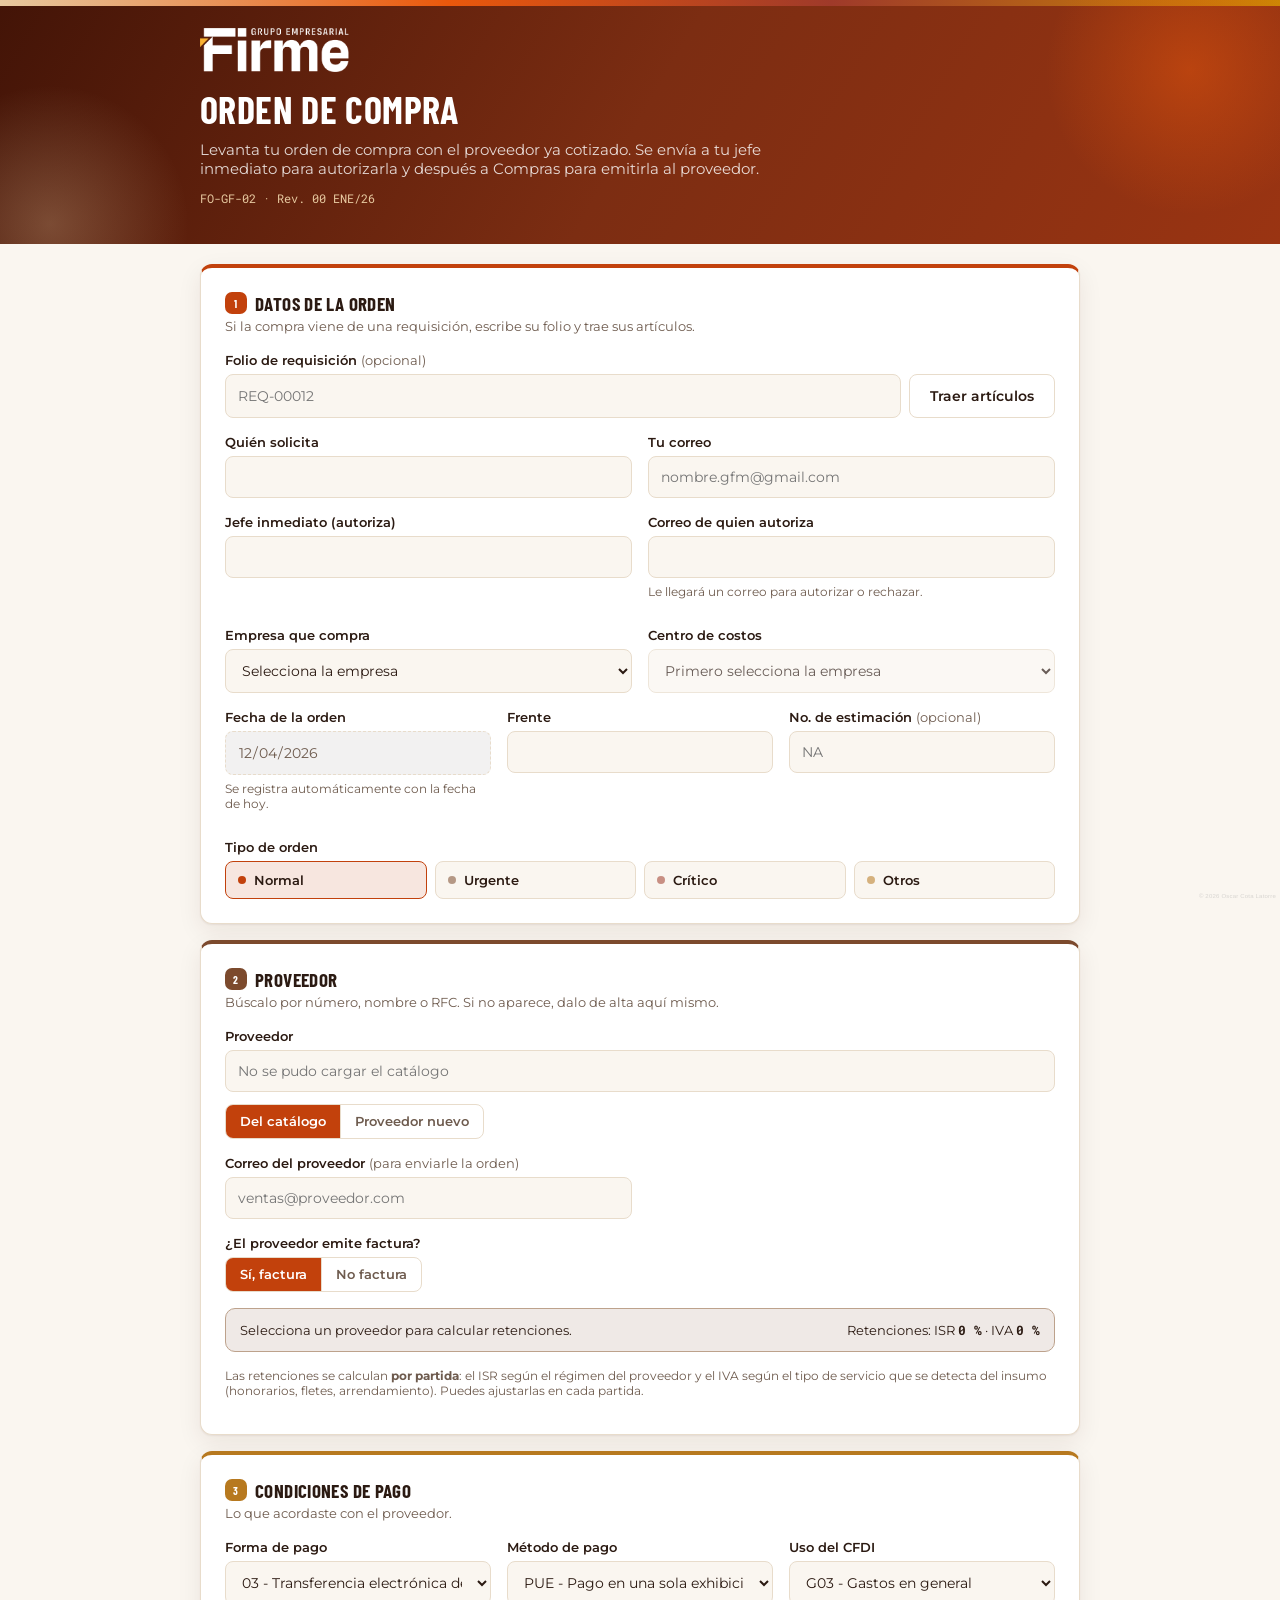
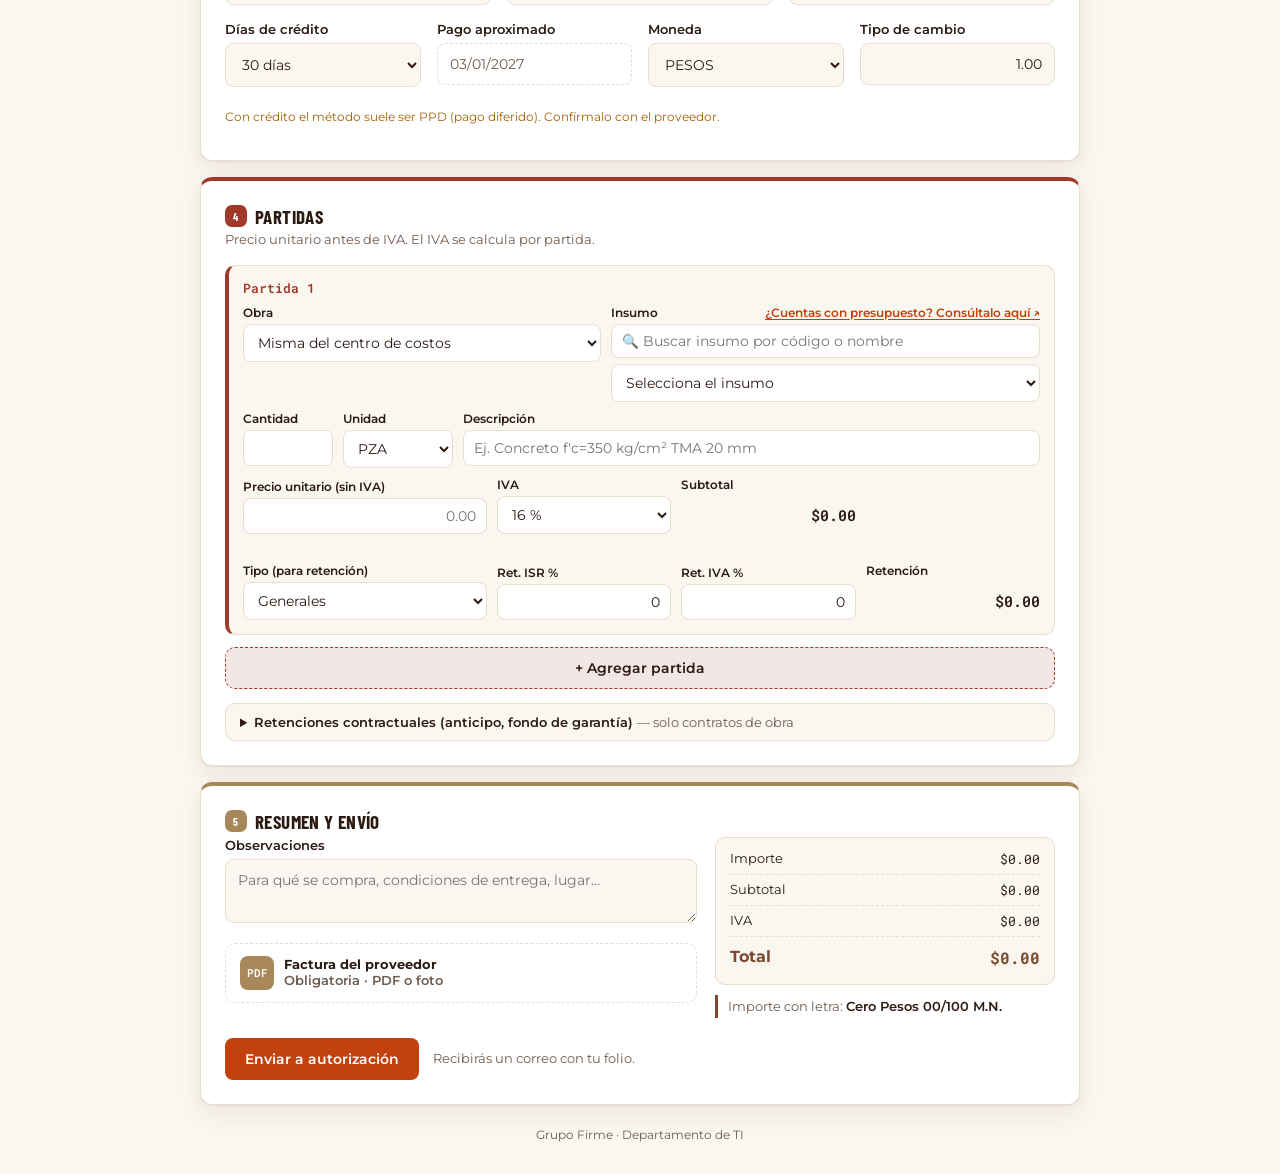
<file: index.html>
<!doctype html>
<html lang="es">
<head>
<meta charset="UTF-8">
<meta name="viewport" content="width=device-width, initial-scale=1.0, viewport-fit=cover">
<title>Orden de Compra</title>
<link rel="icon" href="favicon.ico" type="image/x-icon">
<link rel="apple-touch-icon" href="apple-touch.png">
<meta name="theme-color" content="#431407">
<link rel="stylesheet" href="oc.css">
<style>
  .prov-card { border: 1px solid var(--border); border-left: 4px solid var(--sc); border-radius: 10px; padding: 14px 16px; background: var(--paper); margin-bottom: 16px; display: grid; grid-template-columns: repeat(3, 1fr); gap: 10px 16px; font-size: 13px; }
  @media (max-width: 640px) { .prov-card { grid-template-columns: 1fr 1fr; } }
  .prov-card .k { font-size: 11px; color: var(--ink-soft); display: block; }
  .prov-card .v { font-weight: 600; word-break: break-word; }
  .prov-card .wide { grid-column: 1 / -1; }
  .sub-box { border: 1px dashed var(--border); border-radius: 10px; padding: 16px 16px 4px; margin-bottom: 16px; background: var(--paper); }
  .sub-box input, .sub-box select { background: var(--surface); }
  .sub-title { font-family: 'Barlow Condensed', sans-serif; font-weight: 700; font-size: 15.5px; text-transform: uppercase; letter-spacing: .02em; margin: 0 0 12px; display: flex; justify-content: space-between; align-items: center; gap: 8px; flex-wrap: wrap; }
  .ret-box { display: flex; gap: 12px; align-items: center; justify-content: space-between; flex-wrap: wrap; border-radius: 10px; padding: 12px 14px; background: color-mix(in srgb, var(--sc) 12%, var(--surface)); border: 1px solid color-mix(in srgb, var(--sc) 40%, var(--border)); font-size: 13px; margin-bottom: 16px; }
  .ret-box b { font-family: 'Roboto Mono', monospace; }
  .ret-edit { margin-top: 12px; }
  .req { color: #C2410C; font-weight: 700; }
  .drop.invalid { border-color: var(--critical, #C51315) !important; }
  .req-row { display: grid; grid-template-columns: 1fr auto; gap: 8px; }

  #items-wrap { display: flex; flex-direction: column; gap: 12px; }
  .item-row { border: 1px solid var(--border); border-radius: 10px; padding: 14px 14px 4px; background: var(--paper); }
  .item-row input, .item-row select { background: var(--surface); font-size: 13.5px; padding: 9px 10px; }
  .item-row label { font-size: 11.5px; margin-bottom: 4px; }
  .item-row .field { margin-bottom: 10px; }
  .item-head { display: flex; justify-content: space-between; align-items: center; margin-bottom: 10px; }
  .item-num { font-family: 'Roboto Mono', monospace; font-weight: 600; font-size: 12.5px; }
  .item-remove { font: inherit; font-size: 12px; font-weight: 600; color: var(--critical); background: transparent; border: none; cursor: pointer; padding: 4px 6px; }
  .ig1 { display: grid; grid-template-columns: 1fr 1.2fr; gap: 10px; }
  .ig2 { display: grid; grid-template-columns: 90px 110px 1fr; gap: 10px; }
  .ig3 { display: grid; grid-template-columns: 1.4fr 1fr 1fr 1fr; gap: 10px; align-items: end; }
  input.locked { background: color-mix(in srgb, var(--ink) 6%, var(--surface)); color: var(--ink-soft); cursor: not-allowed; }
  .presu { float: right; font-weight: 600; font-size: 11.5px; color: var(--c1); text-decoration: underline; text-underline-offset: 2px; }
  .edit-banner { border-left: 5px solid #B91C1C; }
  .edit-banner .mot { border-left: 3px solid #C2410C; padding: 6px 10px; background: color-mix(in srgb, #C2410C 7%, var(--surface)); margin: 8px 0 0; }
  .i-ins-q { margin-bottom: 6px; padding-top: 8px !important; padding-bottom: 8px !important; font-size: 13.5px; }
  .ig4 { display: grid; grid-template-columns: 1.4fr 1fr 1fr 1fr; gap: 10px; align-items: end; margin-top: 10px; padding-top: 10px; border-top: 1px dashed var(--line); }
  .ig4 .i-ret.neg { color: var(--critical, #b42318); }
  .ig4 input.manual { outline: 2px solid #e8a33d; }
  @media (max-width: 640px) { .ig4 { grid-template-columns: 1fr 1fr; } }
  @media (max-width: 640px) { .ig1, .ig3 { grid-template-columns: 1fr 1fr; } .ig2 { grid-template-columns: 1fr 1fr; } .ig2 .f-desc-wrap { grid-column: 1 / -1; } .ig1 > :first-child { grid-column: 1 / -1; } }
  .line-sub { font-family: 'Roboto Mono', monospace; font-weight: 600; font-size: 15px; text-align: right; padding: 9px 0; }
  #add-item-btn { font: inherit; font-weight: 600; font-size: 13.5px; color: var(--ink); background: color-mix(in srgb, var(--sc) 12%, var(--surface)); border: 1px dashed var(--sc); border-radius: 10px; padding: 12px; cursor: pointer; width: 100%; margin-top: 12px; }
  details.contract { border: 1px solid var(--border); border-radius: 10px; padding: 10px 14px; margin-top: 14px; background: var(--paper); }
  details.contract summary { cursor: pointer; font-size: 13px; font-weight: 600; }
  details.contract input { background: var(--surface); }

  .drop { position: relative; border: 1.5px dashed var(--border); border-radius: 10px; background: var(--surface); padding: 12px 14px; cursor: pointer; display: flex; gap: 10px; align-items: center; min-height: 58px; }
  .drop:hover, .drop.drag { border-color: var(--sc); }
  .drop input { position: absolute; inset: 0; opacity: 0; cursor: pointer; width: 100%; }
  .drop .ico { width: 34px; height: 34px; border-radius: 8px; display: grid; place-items: center; flex-shrink: 0; font-family: 'Roboto Mono', monospace; font-size: 10.5px; font-weight: 600; color: #fff; background: var(--sc); }
  .drop .txt { font-size: 12.5px; line-height: 1.35; min-width: 0; }
  .drop .txt strong { display: block; font-size: 13px; }
  .drop .txt span { color: var(--ink-soft); display: block; overflow: hidden; text-overflow: ellipsis; white-space: nowrap; }
  .drop.has-file { border-style: solid; border-color: color-mix(in srgb, var(--success) 55%, var(--border)); }
  .chips { display: flex; gap: 6px; flex-wrap: wrap; margin: 8px 0 0; }
  .chip { display: inline-flex; align-items: center; gap: 6px; font-size: 11.5px; border: 1px solid var(--border); background: var(--surface); border-radius: 999px; padding: 3px 4px 3px 10px; }
  .chip button { border: none; background: transparent; color: var(--ink-soft); cursor: pointer; font-size: 14px; padding: 2px 6px; }

  .submit-row { margin-top: 20px; display: flex; align-items: center; gap: 14px; flex-wrap: wrap; }
  .submit-note { font-size: 12.5px; color: var(--ink-soft); }
  .confirm .ok-pill { display: inline-flex; align-items: center; gap: 8px; background: var(--success-bg); color: var(--success); font-weight: 600; font-size: 13px; padding: 6px 12px; border-radius: 999px; margin-bottom: 14px; }
  .ticket-id { font-family: 'Roboto Mono', monospace; font-weight: 600; font-size: 26px; margin: 0 0 6px; }
  .confirm p { color: var(--ink-soft); font-size: 14px; line-height: 1.55; margin: 0 0 16px; }
  .steps { display: grid; grid-template-columns: repeat(4, 1fr); gap: 8px; margin: 0 0 18px; }
  @media (max-width: 560px) { .steps { grid-template-columns: 1fr 1fr; } }
  .step { border: 1px solid var(--border); border-radius: 8px; padding: 10px; font-size: 12px; background: var(--paper); }
  .step b { display: block; font-size: 12.5px; margin-bottom: 2px; }
  .step { border-top: 3px solid var(--stc); }
  .step:nth-child(1) { --stc: var(--c1); } .step:nth-child(2) { --stc: var(--c2); } .step:nth-child(3) { --stc: var(--c3); } .step:nth-child(4) { --stc: var(--c4); }
  .step.on { background: color-mix(in srgb, var(--stc) 12%, var(--surface)); }
  .pill-grid .pill:nth-child(1) { --pc: var(--c1); } .pill-grid .pill:nth-child(2) { --pc: var(--c2); } .pill-grid .pill:nth-child(3) { --pc: var(--c4); } .pill-grid .pill:nth-child(4) { --pc: var(--c3); }
  .item-row { border-left: 4px solid var(--c4); }
  .item-row:nth-child(4n+2) { border-left-color: var(--c2); } .item-row:nth-child(4n+3) { border-left-color: var(--c3); } .item-row:nth-child(4n+4) { border-left-color: var(--c1); }
  .item-num { color: var(--c4); }
</style>
<meta name="author" content="Oscar Cota Latorre">
<meta name="copyright" content="© 2026 Oscar Cota Latorre">
</head>
<body>
<div class="topbar">
  <div class="brand-stripe"></div>
  <div class="topbar-inner">
    <img class="brand-logo" src="logo-blanco.png" alt="Grupo Firme">
    <h1>Orden de Compra</h1>
    <p class="lede">Levanta tu orden de compra con el proveedor ya cotizado. Se envía a tu jefe inmediato para autorizarla y después a Compras para emitirla al proveedor.</p>
    <p class="code-line">FO-GF-02 · Rev. 00 ENE/26</p>
  </div>
</div>

<main>
<form id="oc-form" novalidate>

  <!-- 1. Datos generales -->
  <div class="card">
    <h2 class="section-title"><span class="section-num">1</span>Datos de la orden</h2>
    <p class="section-hint">Si la compra viene de una requisición, escribe su folio y trae sus artículos.</p>
    <div class="field">
      <label for="f-req">Folio de requisición <span class="opt">(opcional)</span></label>
      <div class="req-row">
        <input type="text" id="f-req" placeholder="REQ-00012" class="mono" autocomplete="off">
        <button type="button" class="btn ghost" id="req-btn">Traer artículos</button>
      </div>
      <p class="hint" id="req-hint"></p>
    </div>
    <div class="row2">
      <div class="field"><label for="f-solicitante">Quién solicita</label><input type="text" id="f-solicitante" autocomplete="name" required></div>
      <div class="field"><label for="f-correo">Tu correo</label><input type="email" id="f-correo" autocomplete="email" placeholder="nombre.gfm@gmail.com" required></div>
    </div>
    <div class="row2">
      <div class="field"><label for="f-autoriza">Jefe inmediato (autoriza)</label><input type="text" id="f-autoriza" required></div>
      <div class="field"><label for="f-correo-aut">Correo de quien autoriza</label><input type="email" id="f-correo-aut" required><p class="hint">Le llegará un correo para autorizar o rechazar.</p></div>
    </div>
    <div class="row2">
      <div class="field"><label for="f-empresa">Empresa que compra</label><select id="f-empresa" required></select></div>
      <div class="field"><label for="f-cc">Centro de costos</label><select id="f-cc" required></select></div>
    </div>
    <div class="row3">
      <div class="field"><label for="f-fecha">Fecha de la orden</label><input type="date" id="f-fecha" required readonly tabindex="-1" class="locked" title="Se registra con la fecha de hoy"><p class="hint">Se registra automáticamente con la fecha de hoy.</p></div>
      <div class="field"><label for="f-frente">Frente</label><input type="text" id="f-frente" required></div>
      <div class="field"><label for="f-estim">No. de estimación <span class="opt">(opcional)</span></label><input type="text" id="f-estim" placeholder="NA"></div>
    </div>
    <div class="field" style="margin-bottom:0">
      <label id="tipo-label">Tipo de orden</label>
      <div class="pill-grid" role="radiogroup" aria-labelledby="tipo-label" id="tipo-group"></div>
    </div>
  </div>

  <!-- 2. Proveedor -->
  <div class="card">
    <h2 class="section-title"><span class="section-num">2</span>Proveedor</h2>
    <p class="section-hint">Búscalo por número, nombre o RFC. Si no aparece, dalo de alta aquí mismo.</p>
    <div class="field" id="prov-search-wrap">
      <label for="f-prov">Proveedor</label>
      <input type="search" id="f-prov" list="dl-prov" placeholder="Cargando catálogo…" autocomplete="off">
      <datalist id="dl-prov"></datalist>
      <p class="hint" id="prov-hint"></p>
    </div>
    <div class="prov-card" id="prov-card" hidden></div>
    <div style="margin:-4px 0 16px"><div class="seg" id="prov-mode"><button type="button" data-v="cat" aria-pressed="true">Del catálogo</button><button type="button" data-v="nuevo" aria-pressed="false">Proveedor nuevo</button></div></div>

    <div class="sub-box" id="nuevo-box" hidden>
      <p class="sub-title">Alta de proveedor <span class="badge warn">Compras lo valida</span></p>
      <label class="drop field" id="drop-cfdi" style="margin-bottom:14px"><input type="file" accept=".xml,.pdf,application/pdf,text/xml,application/xml"><span class="ico" style="background:var(--c2)">XML</span><span class="txt"><strong>Llenar con CFDI o constancia fiscal</strong><span id="cfdi-txt">Opcional · XML o PDF; llena nombre, RFC y régimen</span></span></label>
      <div class="row2">
        <div class="field"><label for="n-nombre">Nombre o razón social</label><input type="text" id="n-nombre"></div>
        <div class="field"><label for="n-rfc">RFC</label><input type="text" id="n-rfc" class="mono" maxlength="13"><p class="hint" id="n-rfc-hint"></p></div>
      </div>
      <div class="row2">
        <div class="field"><label for="n-regimen">Régimen fiscal</label><select id="n-regimen"></select></div>
        <div class="field"><label for="n-tel">Teléfono <span class="opt">(opcional)</span></label><input type="text" id="n-tel" inputmode="tel"></div>
      </div>
      <div class="row2">
        <div class="field"><label for="n-clabe">CLABE interbancaria <span class="req">*</span></label><input type="text" id="n-clabe" class="mono" inputmode="numeric" maxlength="18"><p class="hint" id="n-clabe-hint"></p></div>
        <div class="field"><label for="n-banco">Banco</label><input type="text" id="n-banco" placeholder="Se detecta con la CLABE"></div>
      </div>
      <div class="row2">
        <label class="drop field" id="drop-caratula"><input type="file" accept="application/pdf,image/*" data-tipo="CARATULA"><span class="ico">PDF</span><span class="txt"><strong>Carátula bancaria <span class="req">*</span></strong><span>Requisito · toca o arrastra</span></span></label>
        <label class="drop field" id="drop-csf"><input type="file" accept="application/pdf,image/*" data-tipo="CSF"><span class="ico">PDF</span><span class="txt"><strong>Constancia de situación fiscal</strong><span>Toca o arrastra</span></span></label>
      </div>
    </div>

    <div class="row2">
      <div class="field"><label for="f-prov-correo">Correo del proveedor <span class="opt">(para enviarle la orden)</span></label><input type="email" id="f-prov-correo" placeholder="ventas@proveedor.com"></div>
      <div></div>
    </div>
    <div class="field">
      <label>¿El proveedor emite factura?</label>
      <div class="seg" id="emite-seg"><button type="button" data-v="SI" aria-pressed="true">Sí, factura</button><button type="button" data-v="NO" aria-pressed="false">No factura</button></div>
    </div>
    <div class="ret-box" id="ret-box"><span id="ret-motivo">Selecciona un proveedor para calcular retenciones.</span><span>Retenciones: ISR <b id="ret-isr">0 %</b> · IVA <b id="ret-iva">0 %</b></span></div>
    <p class="hint">Las retenciones se calculan <b>por partida</b>: el ISR según el régimen del proveedor y el IVA según el tipo de servicio que se detecta del insumo (honorarios, fletes, arrendamiento). Puedes ajustarlas en cada partida.</p>
    <p class="hint warn" id="ret-warn" hidden></p>
  </div>

  <!-- 3. Condiciones -->
  <div class="card">
    <h2 class="section-title"><span class="section-num">3</span>Condiciones de pago</h2>
    <p class="section-hint">Lo que acordaste con el proveedor.</p>
    <div class="row3">
      <div class="field"><label for="f-forma">Forma de pago</label><select id="f-forma"></select></div>
      <div class="field"><label for="f-metodo">Método de pago</label><select id="f-metodo"></select></div>
      <div class="field"><label for="f-uso">Uso del CFDI</label><select id="f-uso"></select></div>
    </div>
    <div class="row4">
      <div class="field"><label for="f-dias">Días de crédito</label><select id="f-dias"></select></div>
      <div class="field"><label for="f-fpago">Pago aproximado</label><input type="text" id="f-fpago" readonly tabindex="-1" class="mono"></div>
      <div class="field"><label for="f-moneda">Moneda</label><select id="f-moneda"><option>PESOS</option><option>DOLARES</option></select></div>
      <div class="field"><label for="f-tc">Tipo de cambio</label><input type="text" id="f-tc" class="money" value="1.00" inputmode="decimal" disabled></div>
    </div>
    <p class="hint warn" id="metodo-hint" hidden>Con crédito el método suele ser PPD (pago diferido). Confírmalo con el proveedor.</p>
  </div>

  <!-- 4. Partidas -->
  <div class="card">
    <h2 class="section-title"><span class="section-num">4</span>Partidas</h2>
    <p class="section-hint">Precio unitario antes de IVA. El IVA se calcula por partida.</p>
    <div id="items-wrap"></div>
    <button type="button" id="add-item-btn">+ Agregar partida</button>
    <details class="contract" id="contract">
      <summary>Retenciones contractuales (anticipo, fondo de garantía) <span class="opt" style="font-weight:400;color:var(--ink-soft)">— solo contratos de obra</span></summary>
      <div class="row3" style="margin-top:12px">
        <div class="field"><label for="p-anticipo">Amortización de anticipo %</label><input type="text" id="p-anticipo" class="money" inputmode="decimal" placeholder="0"></div>
        <div class="field"><label for="p-fondo">Fondo de garantía %</label><input type="text" id="p-fondo" class="money" inputmode="decimal" placeholder="0"></div>
        <div class="field"><label for="p-otras">Otras retenciones %</label><input type="text" id="p-otras" class="money" inputmode="decimal" placeholder="0"></div>
      </div>
    </details>
  </div>

  <!-- 5. Resumen -->
  <div class="card">
    <h2 class="section-title"><span class="section-num">5</span>Resumen y envío</h2>
    <div class="totals">
      <div>
        <div class="field"><label for="f-obs">Observaciones</label><textarea id="f-obs" placeholder="Para qué se compra, condiciones de entrega, lugar…" required></textarea></div>
        <label class="drop" id="drop-cot"><input type="file" accept="application/pdf,image/*" multiple data-tipo="FACTURA"><span class="ico">PDF</span><span class="txt"><strong>Factura del proveedor</strong><span>Obligatoria · PDF o foto</span></span></label>
        <div class="chips" id="cot-chips"></div>
      </div>
      <div>
        <div class="tot-box" id="tot-box"></div>
        <p class="letra">Importe con letra: <b id="t-letra">Cero Pesos 00/100 M.N.</b></p>
      </div>
    </div>
    <p class="error-msg" id="error-msg"></p>
    <div class="submit-row">
      <button type="submit" class="primary" id="submit-btn">Enviar a autorización</button>
      <span class="submit-note" id="submit-note">Recibirás un correo con tu folio.</span>
    </div>
  </div>
</form>

<div class="card confirm c2" id="confirm-view" hidden>
  <span class="ok-pill">Orden registrada</span>
  <p class="ticket-id" id="confirm-id">OC-00000</p>
  <p id="confirm-text"></p>
  <div class="steps">
    <div class="step on"><b>1. Registrada</b>Ya tiene folio.</div>
    <div class="step"><b>2. Autorización</b>Tu jefe inmediato la revisa.</div>
    <div class="step"><b>3. Envío</b>Compras la manda al proveedor.</div>
    <div class="step"><b>4. Pago</b>Finanzas paga al vencimiento.</div>
  </div>
  <button type="button" class="btn" id="dl-pdf">⬇ Descargar orden FO-GF-02 (PDF)</button>
  <p class="hint" id="pdf-status"></p>
  <p style="margin-top:18px"><a href="#" id="reset-link">Levantar otra orden</a></p>
</div>
</main>

<div class="overlay" id="overlay" hidden><div class="box"><div class="spinner"></div><p id="overlay-text" style="margin:0">Enviando orden…</p><small style="color:var(--ink-soft)">No cierres esta página.</small></div></div>
<footer>Grupo Firme · Departamento de TI</footer>

<script src="oc-core.js"></script>
<script>
(function () {
  'use strict';
  // ====== CONFIGURACIÓN ======
  var APPS_SCRIPT_URL = 'https://script.google.com/macros/s/AKfycbwZBvtbE9fwV-K5e-_vNSZETv1OfOUlzj5irMwm0mjRgyW-XOZLv3ia27uew-uCptkOVA/exec';  // URL /exec del backend "Ordenes de Compra GFM"
  var REQ_URL = 'https://script.google.com/macros/s/AKfycbzP6eJ7PI653CMcyfAkbgsCxY9qLWWD6kPQrLixoMwPEW8QZKr2ozyAm0ZAsmQ_tNPO/exec'; // backend de Requisiciones
  var MAX_ITEMS = 60, MAX_FILE = 8 * 1024 * 1024, IMG_MAX = 1800;

  var O = window.OC, CAT = O.CAT, num = O.num, r2 = O.r2, esc = O.esc;
  function $(id) { return document.getElementById(id); }
  function opts(sel, list, ph, map) {
    sel.innerHTML = (ph ? '<option value="" disabled selected>' + esc(ph) + '</option>' : '') + list.map(function (v) { var o = map ? map(v) : { v: v, l: v }; return '<option value="' + esc(o.v) + '">' + esc(o.l) + '</option>'; }).join('');
  }
  var state = { prov: null, provMode: 'cat', emite: 'SI', proveedores: [], items: [], files: { CARATULA: null, CSF: null, FACTURA: [] }, last: null };

  // ---- catálogos ----
  opts($('f-empresa'), O.EMPRESAS.map(function (e) { return e.nombre; }), 'Selecciona la empresa');
  opts($('f-cc'), CAT.cc, 'Selecciona el centro de costos');
  opts($('f-forma'), CAT.formasPago);
  opts($('f-metodo'), CAT.metodosPago);
  opts($('f-uso'), CAT.usosCfdi); $('f-uso').value = 'G03 - Gastos en general';
  opts($('f-dias'), CAT.diasCredito, null, function (d) { return { v: d, l: d ? d + ' días' : 'Contado' }; }); $('f-dias').value = '30';
  opts($('n-regimen'), CAT.regimenes, 'Selecciona');
  $('tipo-group').innerHTML = CAT.tiposOC.map(function (t, i) { return '<label class="pill"><input type="radio" name="tipo" value="' + t + '"' + (i ? '' : ' checked') + '><span class="dot"></span>' + t.charAt(0) + t.slice(1).toLowerCase() + '</label>'; }).join('');
  $('f-fecha').value = O.todayISO();
  ['keydown', 'mousedown', 'click'].forEach(function (ev) { $('f-fecha').addEventListener(ev, function (e) { e.preventDefault(); }); });
  function ccLista() { var e = $('f-empresa').value; return e ? (O.ccDeEmpresa(e) || CAT.cc) : []; }
  function fillCc() {
    var lista = ccLista(), cur = $('f-cc').value;
    opts($('f-cc'), lista, $('f-empresa').value ? 'Selecciona el centro de costos' : 'Primero selecciona la empresa');
    $('f-cc').disabled = !$('f-empresa').value;
    if (cur && lista.indexOf(cur) >= 0) $('f-cc').value = cur;
    if (typeof refreshItemSelects === 'function') refreshItemSelects();
  }
  $('f-empresa').addEventListener('change', fillCc);
  fillCc();
  // CC agregados desde el panel
  if (APPS_SCRIPT_URL) {
    fetch(APPS_SCRIPT_URL + '?action=ccExtra').then(function (r) { return r.json(); }).then(function (d) {
      var ex = (d && d.ok && d.items) || {}, n = 0;
      Object.keys(ex).forEach(function (emp) {
        var l = CAT.ccPorEmpresa[emp] = CAT.ccPorEmpresa[emp] || [];
        ex[emp].forEach(function (cc) { if (l.indexOf(cc) < 0) { l.push(cc); n++; } if (CAT.cc.indexOf(cc) < 0) CAT.cc.push(cc); });
        l.sort(function (a, b) { return a.localeCompare(b, 'es', { numeric: true }); });
      });
      if (n) fillCc();
    }).catch(function () {});
  }
  try { var me = JSON.parse(localStorage.getItem('gfm_oc_me') || '{}'); ['solicitante', 'correo', 'autoriza', 'correo-aut'].forEach(function (k) { if (me[k]) $('f-' + k).value = me[k]; }); } catch (e) {}

  // ---- proveedores ----
  function provLabel(p) { return p.num + ' · ' + p.nombre + (p.rfc ? ' · ' + p.rfc : ''); }
  function loadProveedores() {
    if (!APPS_SCRIPT_URL) { $('f-prov').placeholder = 'Catálogo no disponible: usa "Proveedor nuevo"'; return Promise.resolve(); }
    return fetch(APPS_SCRIPT_URL + '?action=proveedores').then(function (r) { return r.json(); }).then(function (d) {
      state.proveedores = (d.items || []).sort(function (a, b) { return a.nombre.localeCompare(b.nombre); });
      var frag = document.createDocumentFragment();
      state.proveedores.forEach(function (p) { var o = document.createElement('option'); o.value = provLabel(p); frag.appendChild(o); });
      $('dl-prov').appendChild(frag);
      $('f-prov').placeholder = 'Ej. 997, DINAMICA TREVE o DTR1211276Z6';
    }).catch(function () { $('f-prov').placeholder = 'No se pudo cargar el catálogo'; });
  }
  function findProv(q) {
    q = String(q || '').trim(); if (!q) return null;
    var m = q.match(/^(\d+)(\s*·|$)/);
    if (m) return state.proveedores.filter(function (p) { return String(p.num) === m[1]; })[0] || null;
    var u = q.toUpperCase();
    var hits = state.proveedores.filter(function (p) { return p.rfc === u || p.nombre === u; });
    return hits.length === 1 ? hits[0] : null;
  }
  function renderProvCard() {
    var p = state.prov, c = $('prov-card');
    if (!p || state.provMode !== 'cat') { c.hidden = true; return; }
    c.hidden = false;
    c.innerHTML = [['No. proveedor', '#' + p.num], ['RFC', p.rfc || '—'], ['Régimen', p.regimen || '—'], ['Banco', p.banco || '—'], ['CLABE / cuenta', p.clabe4 ? '•••• ' + p.clabe4 : '—'], ['Persona', O.esPersonaFisica(p.rfc) ? 'Física' : (p.rfc ? 'Moral' : '—')]]
      .map(function (x) { return '<div><span class="k">' + x[0] + '</span><span class="v">' + esc(x[1]) + '</span></div>'; }).join('') +
      (!p.clabe4 ? '<div class="wide hint warn">Sin cuenta bancaria registrada: Compras deberá completarla antes del pago.</div>' : '');
  }
  $('f-prov').addEventListener('change', function () { pickProv(); });
  $('f-prov').addEventListener('input', function () { if (/^\d+ · /.test(this.value)) pickProv(); });
  function pickProv() {
    var p = findProv($('f-prov').value);
    state.prov = p;
    $('prov-hint').textContent = $('f-prov').value && !p ? 'Elige una opción de la lista o da de alta un proveedor nuevo.' : '';
    $('prov-hint').className = 'hint' + ($('f-prov').value && !p ? ' bad' : '');
    $('f-prov').classList.remove('invalid');
    renderProvCard(); updRet();
  }
  Array.prototype.forEach.call($('prov-mode').querySelectorAll('button'), function (b) {
    b.addEventListener('click', function () {
      state.provMode = b.dataset.v;
      Array.prototype.forEach.call($('prov-mode').querySelectorAll('button'), function (x) { x.setAttribute('aria-pressed', String(x === b)); });
      $('nuevo-box').hidden = state.provMode !== 'nuevo';
      $('prov-search-wrap').hidden = state.provMode === 'nuevo';
      renderProvCard(); updRet();
    });
  });
  Array.prototype.forEach.call($('emite-seg').querySelectorAll('button'), function (b) {
    b.addEventListener('click', function () {
      state.emite = b.dataset.v;
      Array.prototype.forEach.call($('emite-seg').querySelectorAll('button'), function (x) { x.setAttribute('aria-pressed', String(x === b)); });
      refreshItemSelects(); recalc(); updRet();
    });
  });
  $('n-rfc').addEventListener('input', function () {
    this.value = this.value.toUpperCase().replace(/[^A-ZÑ&0-9]/g, '');
    var ok = /^[A-ZÑ&]{3,4}\d{6}[A-Z0-9]{3}$/.test(this.value);
    $('n-rfc-hint').textContent = this.value ? (ok ? (this.value.length === 13 ? 'Persona física' : 'Persona moral') : 'RFC incompleto o con formato inválido') : '';
    $('n-rfc-hint').className = 'hint ' + (this.value ? (ok ? 'ok' : 'bad') : '');
    updRet();
  });
  $('n-regimen').addEventListener('change', updRet);

  var BANCOS = { '002': 'BANAMEX', '012': 'BBVA BANCOMER', '014': 'SANTANDER', '021': 'HSBC', '030': 'BAJIO', '036': 'INBURSA', '042': 'MIFEL', '044': 'SCOTIABANK', '058': 'BANREGIO', '059': 'INVEX', '062': 'AFIRME', '072': 'BANORTE', '106': 'BANK OF AMERICA', '127': 'AZTECA', '128': 'AUTOFIN', '130': 'COMPARTAMOS', '137': 'BANCOPPEL', '138': 'ABC CAPITAL', '140': 'CONSUBANCO', '143': 'CIBANCO', '145': 'BBASE', '147': 'BANKAOOL', '156': 'SABADELL', '166': 'BANSEFI', '638': 'NU MEXICO', '646': 'STP', '722': 'MERCADO PAGO' };
  function clabeValid(c) { if (!/^\d{18}$/.test(c)) return false; var w = [3, 7, 1], s = 0; for (var i = 0; i < 17; i++) s += (+c[i] * w[i % 3]) % 10; return (10 - s % 10) % 10 === +c[17]; }
  $('n-clabe').addEventListener('input', function () {
    this.value = this.value.replace(/\D/g, '').slice(0, 18);
    var v = this.value, h = $('n-clabe-hint');
    if (!v) { h.textContent = ''; h.className = 'hint'; return; }
    if (v.length < 18) { h.textContent = v.length + ' de 18 dígitos'; h.className = 'hint'; return; }
    var ok = clabeValid(v); h.textContent = ok ? 'CLABE válida' : 'El dígito verificador no coincide'; h.className = 'hint ' + (ok ? 'ok' : 'bad');
    if (ok && BANCOS[v.slice(0, 3)] && !$('n-banco').value) $('n-banco').value = BANCOS[v.slice(0, 3)];
  });

  function provData() {
    if (state.provMode === 'nuevo') return { num: '', nombre: $('n-nombre').value.trim().toUpperCase(), rfc: $('n-rfc').value.trim(), regimen: $('n-regimen').value || '', banco: $('n-banco').value.trim().toUpperCase(), clabe4: $('n-clabe').value.slice(-4) };
    return state.prov;
  }
  var ret = { isr: 0, iva: 0 };
  function sugerida(serv) {
    var p = provData();
    if (state.emite === 'NO') return { isr: 0, iva: 0, motivo: 'Sin factura: no se calcula IVA ni retenciones' };
    if (!p || (!p.regimen && !p.rfc)) return { isr: 0, iva: 0, motivo: 'Selecciona un proveedor para calcular retenciones' };
    return O.retencionesSugeridas(p.regimen, p.rfc, serv);
  }
  function autoServ(it) {
    if (it.servManual) return;
    it.q('.i-serv').value = O.servicioDeInsumo(it.q('.i-partida').value, it.q('.i-desc').value);
  }
  function applyRet(it) {
    it.sug = sugerida(it.q('.i-serv').value);
    if (!it.rateManual) { it.q('.i-risr').value = fmtPct(it.sug.isr); it.q('.i-riva').value = fmtPct(it.sug.iva); }
    var off = state.emite === 'NO'; it.q('.i-risr').disabled = off; it.q('.i-riva').disabled = off; it.q('.i-serv').disabled = off;
    if (off) { it.q('.i-risr').value = '0'; it.q('.i-riva').value = '0'; }
  }
  function updRet() {
    state.items.forEach(function (it) { autoServ(it); applyRet(it); });
    var mot = {}, isr = {}, iva = {};
    state.items.forEach(function (it) { var s = it.sug || sugerida('Generales'); mot[s.motivo] = 1; var c = itemRet(it); isr[O.pct(c.isr)] = 1; iva[O.pct(c.iva)] = 1; });
    var ms = Object.keys(mot); if (!ms.length) ms = [sugerida('Generales').motivo];
    $('ret-motivo').textContent = ms.join(' · ') + '.';
    var ki = Object.keys(isr), kv = Object.keys(iva);
    $('ret-isr').textContent = ki.length === 1 ? ki[0] : 'por partida'; $('ret-iva').textContent = kv.length === 1 ? kv[0] : 'por partida';
    chkRet(); recalc();
  }
  function fmtPct(x) { var v = Math.round(num(x) * 10000) / 100; return String(v); }
  function itemRet(it) { return state.emite === 'NO' ? { isr: 0, iva: 0 } : { isr: num(it.q('.i-risr').value) / 100, iva: num(it.q('.i-riva').value) / 100 }; }
  function chkRet() {
    var bad = [];
    state.items.forEach(function (it, i) {
      var c = itemRet(it), s = it.sug || { isr: 0, iva: 0 };
      var dif = state.emite !== 'NO' && (Math.abs(c.isr - s.isr) > 0.00005 || Math.abs(c.iva - s.iva) > 0.00005);
      it.q('.i-risr').classList.toggle('manual', dif); it.q('.i-riva').classList.toggle('manual', dif);
      if (dif) bad.push(i + 1);
    });
    var w = $('ret-warn'); w.hidden = !bad.length;
    w.textContent = 'Partida ' + bad.join(', ') + ': las retenciones capturadas no coinciden con el régimen del proveedor. Verifícalo antes de enviar; se marcará en la orden.';
    state.retManualPartidas = bad;
    return !bad.length;
  }

  // ---- condiciones ----
  function updPago() {
    var d = +$('f-dias').value, f = $('f-fecha').value;
    $('f-fpago').value = f ? O.fmtDate(O.addDays(f, d)) : '';
    $('metodo-hint').hidden = !(d > 0 && /^PUE/.test($('f-metodo').value));
  }
  ['f-dias', 'f-fecha', 'f-metodo'].forEach(function (id) { $(id).addEventListener('change', updPago); });
  $('f-moneda').addEventListener('change', function () { var usd = this.value === 'DOLARES'; $('f-tc').disabled = !usd; if (!usd) $('f-tc').value = '1.00'; recalc(); });
  $('f-tc').addEventListener('input', recalc);
  ['p-anticipo', 'p-fondo', 'p-otras'].forEach(function (id) { $(id).addEventListener('input', recalc); });
  updPago();

  // ---- partidas ----
  function addItem(pre) {
    if (state.items.length >= MAX_ITEMS) return;
    pre = pre || {};
    var row = document.createElement('div'); row.className = 'item-row';
    var obraDef = pre.obra || '';
    row.innerHTML =
      '<div class="item-head"><span class="item-num"></span><button type="button" class="item-remove">Quitar</button></div>' +
      '<div class="ig1"><div class="field"><label>Obra</label><select class="i-obra">' + obraOpts() + '</select></div>' +
      '<div class="field"><label>Insumo <a class="presu" href="http://firmemexico.sytes.net:8580/" target="_blank" rel="noopener">¿Cuentas con presupuesto? Consúltalo aquí ↗</a></label><input type="search" class="i-ins-q" placeholder="🔍 Buscar insumo por código o nombre" autocomplete="off"><select class="i-partida">' + insumoOpts() + '</select></div></div>' +
      '<div class="ig2"><div class="field"><label>Cantidad</label><input type="text" class="i-cant money" inputmode="decimal"></div>' +
      '<div class="field"><label>Unidad</label><select class="i-unidad">' + CAT.unidades.map(function (u) { return '<option>' + u + '</option>'; }).join('') + '</select></div>' +
      '<div class="field f-desc-wrap"><label>Descripción</label><input type="text" class="i-desc" placeholder="Ej. Concreto f\'c=350 kg/cm² TMA 20 mm"></div></div>' +
      '<div class="ig3"><div class="field"><label>Precio unitario (sin IVA)</label><input type="text" class="i-pu money" inputmode="decimal" placeholder="0.00"></div>' +
      '<div class="field"><label>IVA</label><select class="i-iva">' + CAT.tasasIva.map(function (t) { return '<option value="' + t.v + '">' + t.l + '</option>'; }).join('') + '</select></div>' +
      '<div class="field"><label>Subtotal</label><div class="line-sub i-sub">$0.00</div></div><div></div></div>' +
      '<div class="ig4"><div class="field"><label>Tipo (para retención)</label><select class="i-serv">' + CAT.servicios.map(function (x) { return '<option>' + x + '</option>'; }).join('') + '</select></div>' +
      '<div class="field"><label>Ret. ISR %</label><input type="text" class="i-risr money" inputmode="decimal" value="0"></div>' +
      '<div class="field"><label>Ret. IVA %</label><input type="text" class="i-riva money" inputmode="decimal" value="0"></div>' +
      '<div class="field"><label>Retención</label><div class="line-sub i-ret">$0.00</div></div></div>';
    var q = function (c) { return row.querySelector(c); };
    var it = { row: row, q: q };
    if (obraDef && ccLista().indexOf(obraDef) >= 0) q('.i-obra').value = obraDef;
    if (pre.cantidad) q('.i-cant').value = pre.cantidad;
    if (pre.unidad) { var u = String(pre.unidad).toUpperCase(); if (CAT.unidades.indexOf(u) < 0) { var o = document.createElement('option'); o.textContent = u; q('.i-unidad').appendChild(o); } q('.i-unidad').value = u; }
    if (pre.descripcion) q('.i-desc').value = pre.descripcion;
    if (pre.partida) q('.i-partida').value = pre.partida;
    if (pre.precioUnitario) q('.i-pu').value = r2(num(pre.precioUnitario)).toFixed(2);
    row.querySelectorAll('input,select').forEach(function (x) { x.addEventListener('input', recalc); x.addEventListener('change', recalc); });
    q('.i-partida').addEventListener('change', function () { autoServ(it); applyRet(it); updRet(); });
    q('.i-ins-q').addEventListener('input', function () { filtrarInsumo(it); });
    q('.i-ins-q').addEventListener('keydown', function (e) { if (e.key === 'Enter') { e.preventDefault(); var s = q('.i-partida'); s.focus(); } });
    q('.i-desc').addEventListener('change', function () { autoServ(it); applyRet(it); updRet(); });
    q('.i-serv').addEventListener('change', function () { it.servManual = true; it.rateManual = false; applyRet(it); updRet(); });
    ['.i-risr', '.i-riva'].forEach(function (c) { q(c).addEventListener('input', function () { this.value = this.value.replace(/[^0-9.]/g, ''); it.rateManual = true; chkRet(); recalc(); }); });
    q('.i-pu').addEventListener('blur', function () { if (this.value.trim()) this.value = r2(num(this.value)).toFixed(2); });
    q('.item-remove').addEventListener('click', function () { if (state.items.length === 1) return; row.remove(); state.items = state.items.filter(function (x) { return x !== it; }); renumber(); updRet(); });
    $('items-wrap').appendChild(row); state.items.push(it); renumber(); autoServ(it); applyRet(it); updRet();
    return it;
  }
  function obraOpts() { return '<option value="">Misma del centro de costos</option>' + ccLista().map(function (o) { return '<option>' + esc(o) + '</option>'; }).join(''); }
  function normTxt(x) { return String(x || '').toUpperCase().normalize('NFD').replace(/[\u0300-\u036f]/g, ''); }
  function insumoOpts(filtro, keep) {
    var words = normTxt(filtro).split(/\s+/).filter(Boolean), n = 0;
    var html = O.insumosPara(state.emite).map(function (g) {
      var gl = normTxt(g.g);
      var its = g.i.filter(function (x) { var t = normTxt(x) + ' ' + gl, ok = words.every(function (w) { return t.indexOf(w) >= 0; }); if (ok) n++; return ok || x === keep; });
      return its.length ? '<optgroup label="' + esc(g.g) + '">' + its.map(function (x) { return '<option>' + esc(x) + '</option>'; }).join('') + '</optgroup>' : '';
    }).join('');
    var ph = words.length ? (n ? n + ' resultado' + (n === 1 ? '' : 's') + ' · selecciona el insumo' : 'Sin resultados para "' + esc(filtro) + '"') : 'Selecciona el insumo';
    return '<option value="" disabled selected>' + ph + '</option>' + html;
  }
  function filtrarInsumo(it) {
    var sel = it.q('.i-partida'), pv = sel.value, f = it.q('.i-ins-q').value.trim();
    sel.innerHTML = insumoOpts(f, pv);
    if (pv) { sel.value = pv; if (sel.value !== pv) sel.value = ''; }
    var opts = sel.querySelectorAll('option:not([disabled])');
    if (f && opts.length === 1 && sel.value !== opts[0].value) { sel.value = opts[0].value; sel.dispatchEvent(new Event('change')); }
  }
  function refreshItemSelects() {
    state.items.forEach(function (it) {
      var o = it.q('.i-obra'), ov = o.value; o.innerHTML = obraOpts(); if (ov && ccLista().indexOf(ov) >= 0) o.value = ov;
      var p = it.q('.i-partida'), pv = p.value; p.innerHTML = insumoOpts(it.q('.i-ins-q').value.trim()); if (pv) { p.value = pv; if (p.value !== pv) p.value = ''; }
    });
  }
  function renumber() { state.items.forEach(function (it, i) { it.q('.item-num').textContent = 'Partida ' + (i + 1); it.q('.item-remove').hidden = state.items.length === 1; }); $('add-item-btn').hidden = state.items.length >= MAX_ITEMS; }
  $('add-item-btn').addEventListener('click', function () { var it = addItem(); it.q('.i-desc').focus(); });
  $('f-cc').addEventListener('change', function () { recalc(); });

  function itemsData() {
    return state.items.map(function (it) {
      var q = it.q;
      return { obra: q('.i-obra').value || $('f-cc').value, cantidad: r2(num(q('.i-cant').value)), unidad: q('.i-unidad').value, descripcion: q('.i-desc').value.trim(), partida: q('.i-partida').value || '', precioUnitario: num(q('.i-pu').value), tasaIva: q('.i-iva').value, servicio: q('.i-serv').value, retIsrPct: itemRet(it).isr, retIvaPct: itemRet(it).iva };
    });
  }
  function ocData() {
    var p = provData() || {};
    var tipo = document.querySelector('input[name="tipo"]:checked');
    var o = {
      fecha: $('f-fecha').value, solicitante: $('f-solicitante').value.trim(), correoSolicitante: $('f-correo').value.trim().toLowerCase(),
      autoriza: $('f-autoriza').value.trim(), correoAutoriza: $('f-correo-aut').value.trim().toLowerCase(),
      empresa: $('f-empresa').value, cc: $('f-cc').value, frente: $('f-frente').value.trim(), estimacion: $('f-estim').value.trim() || 'NA',
      tipoOC: tipo ? tipo.value : 'NORMAL', reqFolio: normReq($('f-req').value),
      provNuevo: state.provMode === 'nuevo' ? 'SI' : 'NO', provNum: p.num || '', provNombre: p.nombre || '', provRfc: p.rfc || '', provRegimen: p.regimen || '', provBanco: p.banco || '',
      provClabe: state.provMode === 'nuevo' ? $('n-clabe').value : (p.clabe4 ? '00000000000000' + p.clabe4 : ''), provTelefono: $('n-tel').value.trim(), provCorreo: $('f-prov-correo').value.trim().toLowerCase(),
      servicio: '', emiteFactura: state.emite, formaPago: $('f-forma').value, metodoPago: $('f-metodo').value, usoCfdi: $('f-uso').value,
      diasCredito: +$('f-dias').value, fechaPagoEstimada: $('f-fecha').value ? O.addDays($('f-fecha').value, +$('f-dias').value) : '',
      moneda: $('f-moneda').value, tipoCambio: num($('f-tc').value) || 1,
      pctAnticipo: num($('p-anticipo').value) / 100, pctFondo: num($('p-fondo').value) / 100, pctOtras: num($('p-otras').value) / 100,
      retIsrPct: 0, retIvaPct: 0, retManual: (state.retManualPartidas || []).length ? 'SI' : 'NO', items: itemsData(), observaciones: $('f-obs').value.trim()
    };
    var sv = {}; o.items.forEach(function (it) { sv[it.servicio || 'Generales'] = 1; }); o.servicio = Object.keys(sv).join(', ');
    var tt = O.calcular(o); o.retIsrPct = tt.retIsrEf; o.retIvaPct = tt.retIvaEf;
    return o;
  }
  function recalc() {
    if (!state.items.length) return;
    var oc = ocData(), t = O.calcular(oc), mon = oc.moneda;
    state.items.forEach(function (it, i) { var x = oc.items[i]; it.q('.i-sub').textContent = O.money(x.subtotal, mon); var rr = (x.retIsr || 0) + (x.retIva || 0); it.q('.i-ret').textContent = rr ? '-' + O.money(rr, mon) : O.money(0, mon); it.q('.i-ret').classList.toggle('neg', !!rr); });
    var L = [['Importe', t.bruto]];
    if (t.amort) L.push(['Amort. anticipo', -t.amort]); if (t.fondo) L.push(['Fondo de garantía', -t.fondo]); if (t.otras) L.push(['Otras retenciones', -t.otras]);
    L.push(['Subtotal', t.subtotal], ['IVA', t.iva]);
    if (t.retIsr) L.push(['Ret. ISR ' + O.retEtiqueta(oc, 'isr'), -t.retIsr]); if (t.retIva) L.push(['Ret. IVA ' + O.retEtiqueta(oc, 'iva'), -t.retIva]);
    var html = L.map(function (x) { return '<div class="tot-line' + (x[1] < 0 ? ' neg' : '') + '"><span>' + x[0] + '</span><span>' + (x[1] < 0 ? '-' : '') + O.money(Math.abs(x[1]), mon) + '</span></div>'; }).join('');
    html += '<div class="tot-line grand"><span>Total</span><span>' + O.money(t.total, mon) + '</span></div>';
    if (mon === 'DOLARES') html += '<div class="tot-line"><span>Equivalente M.N.</span><span>' + O.money(t.totalMXN) + '</span></div>';
    $('tot-box').innerHTML = html;
    $('t-letra').textContent = O.letras(t.total, mon);
  }

  // ---- requisición ----
  function normReq(v) { v = String(v || '').trim().toUpperCase(); if (!v) return ''; var m = v.match(/(\d+)\s*$/); return /^REQ-\d{6}-/.test(v) ? v : (m ? 'REQ-' + ('0000' + +m[1]).slice(-5) : v); }
  $('req-btn').addEventListener('click', function () {
    var id = normReq($('f-req').value), h = $('req-hint');
    if (!id) { h.textContent = 'Escribe el folio, por ejemplo REQ-00012.'; h.className = 'hint bad'; return; }
    $('f-req').value = id; h.textContent = 'Buscando ' + id + '…'; h.className = 'hint';
    fetch(REQ_URL + '?action=list').then(function (r) { return r.json(); }).then(function (d) {
      var list = Array.isArray(d) ? d : (d.items || []);
      var r = list.filter(function (x) { return String(x.id).toUpperCase() === id; })[0];
      if (!r) { h.textContent = 'No encontré ' + id + ' en Requisiciones. Puedes continuar capturando a mano.'; h.className = 'hint bad'; return; }
      if (r.empresa && O.EMPRESAS.some(function (e) { return e.nombre === r.empresa; })) $('f-empresa').value = r.empresa;
      if (r.empresa) fillCc();
      var matchCc = function (v) { if (!v) return ''; var L = ccLista(); if (L.indexOf(v) >= 0) return v; var c = String(v).split(' - ')[0].trim(); return L.filter(function (x) { return x.split(' - ')[0].trim() === c; })[0] || ''; };
      var rcc = matchCc(r.cc); if (rcc) $('f-cc').value = rcc;
      if (!$('f-solicitante').value && r.solicitante) $('f-solicitante').value = r.solicitante;
      var arts = r.items || [];
      if (arts.length) {
        var empty = state.items.length === 1 && !state.items[0].q('.i-desc').value && !state.items[0].q('.i-pu').value;
        if (empty) { state.items[0].row.remove(); state.items = []; }
        arts.forEach(function (a) { addItem({ cantidad: a.cantidad, unidad: a.unidad, descripcion: a.descripcion, obra: matchCc(r.obra) }); });
      }
      var est = String(r.estado || '');
      h.textContent = 'Se trajeron ' + arts.length + ' artículo(s) de ' + id + '. Falta capturar precio e insumo.' + (est && est !== 'autorizada' ? ' Ojo: la requisición está "' + est + '", no autorizada.' : '');
      h.className = 'hint ' + (est && est !== 'autorizada' ? 'warn' : 'ok');
    }).catch(function () { h.textContent = 'No se pudo consultar Requisiciones. Captura las partidas a mano.'; h.className = 'hint bad'; });
  });

  // ---- archivos ----
  function readAsDataURL(f) { return new Promise(function (res, rej) { var r = new FileReader(); r.onload = function () { res(r.result); }; r.onerror = rej; r.readAsDataURL(f); }); }
  function compress(f) {
    return readAsDataURL(f).then(function (url) { return new Promise(function (res) { var img = new Image(); img.onload = function () { var s = Math.min(1, IMG_MAX / Math.max(img.width, img.height)); var c = document.createElement('canvas'); c.width = Math.round(img.width * s); c.height = Math.round(img.height * s); c.getContext('2d').drawImage(img, 0, 0, c.width, c.height); res(c.toDataURL('image/jpeg', 0.78)); }; img.onerror = function () { res(url); }; img.src = url; }); });
  }
  function prepFile(f, tipo) {
    if (!f) return null;
    var pdf = /pdf/i.test(f.type) || /\.pdf$/i.test(f.name);
    if (!pdf && !/^image\//.test(f.type)) { alert('Solo PDF o imagen.'); return null; }
    if (pdf && f.size > MAX_FILE) { alert('El PDF "' + f.name + '" pesa más de 8 MB.'); return null; }
    var e = { nombre: pdf ? f.name : f.name.replace(/\.[^.]+$/, '') + '.jpg', tipo: tipo, data: null };
    e.ready = (pdf ? readAsDataURL(f) : compress(f)).then(function (u) { e.data = u; });
    return e;
  }
  function bindDrop(label, onFiles) {
    var inp = label.querySelector('input');
    inp.addEventListener('change', function () { onFiles(Array.prototype.slice.call(this.files)); this.value = ''; });
    label.addEventListener('dragover', function (e) { e.preventDefault(); label.classList.add('drag'); });
    label.addEventListener('dragleave', function () { label.classList.remove('drag'); });
    label.addEventListener('drop', function (e) { e.preventDefault(); label.classList.remove('drag'); onFiles(Array.prototype.slice.call(e.dataTransfer.files || [])); });
  }
  bindDrop($('drop-cfdi'), function (fs) {
    var f = fs[0]; if (!f) return; $('cfdi-txt').textContent = 'Leyendo ' + f.name + '…';
    O.leerDocumentoProveedor(f).then(function (d) {
      if (d.nombre) $('n-nombre').value = d.nombre;
      if (d.rfc) { $('n-rfc').value = d.rfc; $('n-rfc').dispatchEvent(new Event('input')); }
      if (d.regimen) { $('n-regimen').value = d.regimen; updRet(); }
      var got = [d.nombre && 'nombre', d.rfc && 'RFC', d.regimen && 'régimen'].filter(Boolean);
      $('drop-cfdi').classList.add('has-file');
      $('cfdi-txt').textContent = got.length ? 'Leído: ' + got.join(', ') + '. Revisa los datos.' : 'No se pudieron leer datos; captúralos a mano.';
      if (/CONSTANCIA/i.test(d.fuente) && !state.files.CSF) { var e = prepFile(f, 'CSF'); if (e) { state.files.CSF = e; $('drop-csf').classList.add('has-file'); $('drop-csf').querySelector('.txt span').textContent = e.nombre; } }
    }).catch(function (x) { $('cfdi-txt').textContent = x.message || 'No se pudo leer el archivo.'; });
  });
  function autoBanco(f, lab) {
    O.leerCaratula(f).then(function (d) {
      var got = [];
      if (d.clabe && !$('n-clabe').value) { $('n-clabe').value = d.clabe; $('n-clabe').dispatchEvent(new Event('input')); got.push('CLABE'); }
      if (d.banco && !$('n-banco').value) { $('n-banco').value = d.banco; got.push('banco'); }
      if (d.titular && !$('n-nombre').value) { $('n-nombre').value = d.titular.toUpperCase(); got.push('nombre'); }
      if (got.length) lab.querySelector('.txt span').textContent = f.name + ' · se llenó ' + got.join(', ');
    });
  }
  ['drop-caratula', 'drop-csf'].forEach(function (id) {
    var lab = $(id), tipo = lab.querySelector('input').dataset.tipo;
    bindDrop(lab, function (fs) { var e = prepFile(fs[0], tipo); if (!e) return; state.files[tipo] = e; lab.classList.add('has-file'); lab.classList.remove('invalid'); lab.querySelector('.txt span').textContent = e.nombre; if (tipo === 'CARATULA') autoBanco(fs[0], lab); });
  });
  bindDrop($('drop-cot'), function (fs) { fs.slice(0, 5).forEach(function (f) { var e = prepFile(f, 'FACTURA'); if (e) state.files.FACTURA.push(e); }); renderChips(); });
  function renderChips() {
    $('cot-chips').innerHTML = '';
    state.files.FACTURA.forEach(function (f, i) { var c = document.createElement('span'); c.className = 'chip'; c.innerHTML = '<span>' + esc(f.nombre) + '</span><button type="button" aria-label="Quitar">×</button>'; c.querySelector('button').onclick = function () { state.files.FACTURA.splice(i, 1); renderChips(); }; $('cot-chips').appendChild(c); });
    $('drop-cot').classList.toggle('has-file', state.files.FACTURA.length > 0);
  }

  // ---- validación y envío ----
  function err(msg, el) { $('error-msg').textContent = msg; $('error-msg').classList.add('show'); if (el) { el.classList.add('invalid'); el.focus(); el.scrollIntoView({ block: 'center', behavior: 'smooth' }); } return false; }
  document.addEventListener('input', function (e) { if (e.target.classList) e.target.classList.remove('invalid'); });
  document.addEventListener('change', function (e) { if (e.target.classList) e.target.classList.remove('invalid'); });
  var emailRe = /^[^\s@]+@[^\s@]+\.[^\s@]+$/;
  function validate(oc) {
    $('error-msg').classList.remove('show');
    if (!oc.solicitante) return err('Escribe quién solicita.', $('f-solicitante'));
    if (!emailRe.test(oc.correoSolicitante)) return err('Escribe tu correo.', $('f-correo'));
    if (!oc.autoriza) return err('Escribe el nombre de tu jefe inmediato.', $('f-autoriza'));
    if (!emailRe.test(oc.correoAutoriza)) return err('Escribe el correo de quien autoriza.', $('f-correo-aut'));
    if (oc.correoAutoriza === oc.correoSolicitante) return err('Quien autoriza debe ser otra persona.', $('f-correo-aut'));
    if (!oc.empresa) return err('Selecciona la empresa.', $('f-empresa'));
    if (!oc.cc) return err('Selecciona el centro de costos.', $('f-cc'));
    var ccOk = O.ccDeEmpresa(oc.empresa); if (ccOk && ccOk.indexOf(oc.cc) < 0) return err('El centro de costos no corresponde a ' + oc.empresa + '.', $('f-cc'));
    if (!oc.frente) return err('Escribe el frente.', $('f-frente'));
    if (!oc.observaciones) return err('Escribe las observaciones de la compra.', $('f-obs'));
    if (state.provMode === 'cat' && !state.prov) return err('Selecciona un proveedor del catálogo o da de alta uno nuevo.', $('f-prov'));
    if (state.provMode === 'nuevo') {
      if (!oc.provNombre) return err('Escribe el nombre del proveedor nuevo.', $('n-nombre'));
      if (oc.provRfc && !/^[A-ZÑ&]{3,4}\d{6}[A-Z0-9]{3}$/.test(oc.provRfc)) return err('El RFC del proveedor no es válido.', $('n-rfc'));
      if (state.emite === 'SI' && !oc.provRfc) return err('Si el proveedor factura, captura su RFC.', $('n-rfc'));
      if (!oc.provRegimen) return err('Selecciona el régimen fiscal del proveedor.', $('n-regimen'));
      if (!clabeValid(oc.provClabe || '') && !(state.edit && state.edit.prevNuevo && !oc.provClabe)) return err('Captura la CLABE del proveedor (18 dígitos válidos).', $('n-clabe'));
      if (!state.files.CARATULA && !(state.edit && state.edit.prevNuevo)) { $('drop-caratula').classList.add('invalid'); return err('Sube la carátula bancaria del proveedor.', $('drop-caratula')); }
    }
    if (oc.provCorreo && !emailRe.test(oc.provCorreo)) return err('El correo del proveedor no es válido.', $('f-prov-correo'));
    if (oc.moneda === 'DOLARES' && oc.tipoCambio <= 1) return err('Captura el tipo de cambio.', $('f-tc'));
    for (var i = 0; i < oc.items.length; i++) {
      var it = oc.items[i], q = state.items[i].q;
      if (!(it.cantidad > 0)) return err('Partida ' + (i + 1) + ': captura la cantidad.', q('.i-cant'));
      if (!it.descripcion) return err('Partida ' + (i + 1) + ': escribe la descripción.', q('.i-desc'));
      if (!it.partida) return err('Partida ' + (i + 1) + ': selecciona el insumo.', q('.i-partida'));
      if (!(it.precioUnitario > 0)) return err('Partida ' + (i + 1) + ': captura el precio unitario.', q('.i-pu'));
    }
    for (var k = 0; k < oc.items.length; k++) { var ik = oc.items[k]; if (ik.retIsrPct > 0.35 || ik.retIvaPct > 0.16) return err('Partida ' + (k + 1) + ': revisa las retenciones (ISR máximo 35 %, IVA máximo 16 %).', state.items[k].q('.i-risr')); }
    if (!state.files.FACTURA.length && !(state.edit && state.edit.tieneFactura)) { $('drop-cot').classList.add('invalid'); return err('Adjunta la factura del proveedor (PDF o foto).', $('drop-cot')); }
    var t = O.calcular(oc); if (t.total <= 0) return err('El total debe ser mayor a cero.');
    return true;
  }

  $('oc-form').addEventListener('submit', function (e) {
    e.preventDefault();
    var oc = ocData(); if (!validate(oc)) return;
    oc.totalLetra = O.letras(O.calcular(oc).total, oc.moneda);
    if (oc.retManual === 'SI') oc.observaciones = (oc.observaciones ? oc.observaciones + ' | ' : '') + 'RETENCIONES CAPTURADAS MANUALMENTE EN PARTIDA ' + state.retManualPartidas.join(', ') + ' (distintas a las del régimen del proveedor)';
    var files = [state.files.CARATULA, state.files.CSF].filter(Boolean).filter(function () { return state.provMode === 'nuevo'; }).concat(state.files.FACTURA);
    try { localStorage.setItem('gfm_oc_me', JSON.stringify({ solicitante: oc.solicitante, correo: oc.correoSolicitante, autoriza: oc.autoriza, 'correo-aut': oc.correoAutoriza })); } catch (x) {}
    $('overlay').hidden = false; $('submit-btn').disabled = true;
    Promise.all(files.map(function (f) { return f.ready; })).then(function () {
      if (!APPS_SCRIPT_URL) throw new Error('El formulario aún no está conectado al servidor.');
      var sendOc = Object.assign({}, oc); if (state.provMode !== 'nuevo') delete sendOc.provClabe;
      return fetch(APPS_SCRIPT_URL, { method: 'POST', headers: { 'Content-Type': 'text/plain;charset=utf-8' }, body: JSON.stringify({ accion: state.edit ? 'reenviar' : 'crear', folio: state.edit ? state.edit.folio : undefined, t: state.edit ? state.edit.t : undefined, oc: sendOc, archivos: files.map(function (f) { return { nombre: f.nombre, tipo: f.tipo, data: f.data }; }) }) }).then(function (r) { return r.json(); });
    }).then(function (d) {
      if (!d || !d.ok) throw new Error(d && d.error || 'El servidor no respondió.');
      oc.folio = d.folio; oc.estado = 'por_autorizar'; if (d.provNum) oc.provNum = d.provNum;
      state.last = oc; showConfirm(oc);
    }).catch(function (x) { err('No se pudo enviar: ' + (x && x.message || x) + ' Intenta de nuevo.'); })
      .then(function () { $('overlay').hidden = true; $('submit-btn').disabled = false; });
  });

  function showConfirm(oc) {
    $('oc-form').hidden = true; $('confirm-view').hidden = false; window.scrollTo(0, 0);
    $('confirm-id').textContent = oc.folio;
    if (state.edit) { document.querySelector('#confirm-view .ok-pill').textContent = 'Orden corregida y reenviada'; }
    $('confirm-text').innerHTML = (state.edit ? 'Corregiste la orden. ' : '') + 'Tu orden por <b>' + O.money(O.calcular(oc).total, oc.moneda) + '</b> a <b>' + esc(oc.provNombre) + '</b> se envió a <b>' + esc(oc.autoriza) + '</b> para su autorización. Te llegará un correo cuando la autorice o rechace.';
  }
  $('dl-pdf').addEventListener('click', function () {
    var b = this; b.disabled = true; $('pdf-status').textContent = 'Generando PDF…';
    O.buildPdf(state.last, { clabeCompleta: false }).then(function (doc) { doc.save(state.last.folio + '_FO-GF-02.pdf'); $('pdf-status').textContent = 'La versión final (con firma de autorización) la genera Compras.'; })
      .catch(function () { $('pdf-status').textContent = 'No se pudo generar el PDF. Revisa tu conexión.'; }).then(function () { b.disabled = false; });
  });
  $('reset-link').addEventListener('click', function (e) { e.preventDefault(); location.reload(); });

  var provsReady = loadProveedores() || Promise.resolve();
  addItem(); updRet();

  // ---- corregir una orden rechazada (liga del correo de rechazo) ----
  (function () {
    var qs = new URLSearchParams(location.search), folio = qs.get('editar'), tok = qs.get('t');
    if (!folio || !tok || !APPS_SCRIPT_URL) return;
    $('overlay-text').textContent = 'Cargando la orden ' + folio + '…'; $('overlay').hidden = false;
    var banner = document.createElement('div'); banner.className = 'card edit-banner'; banner.id = 'edit-banner';
    var form = $('oc-form'); form.insertBefore(banner, form.firstElementChild);
    fetch(APPS_SCRIPT_URL + '?action=editar&folio=' + encodeURIComponent(folio) + '&t=' + encodeURIComponent(tok)).then(function (r) { return r.json(); }).then(function (d) {
      if (!d || !d.ok) {
        banner.innerHTML = '<h2 class="section-title">No se puede corregir ' + esc(folio) + '</h2><p>' + esc(d && d.error || 'No se encontró la orden.') + '</p><p><a href="./">Levantar una orden nueva</a></p>';
        form.querySelectorAll('.card:not(#edit-banner)').forEach(function (c) { c.hidden = true; });
        return;
      }
      return provsReady.then(function () { cargarEdicion(d.oc, tok); });
    }).catch(function () { banner.innerHTML = '<h2 class="section-title">No se pudo cargar la orden</h2><p>Revisa tu conexión y vuelve a abrir la liga del correo.</p>'; })
      .then(function () { $('overlay').hidden = true; $('overlay-text').textContent = 'Enviando orden…'; });
  })();

  function cargarEdicion(oc, tok) {
    var adj = oc.adjuntos || [];
    var facturas = adj.filter(function (a) { return a.tipo === 'FACTURA'; });
    state.edit = { folio: oc.folio, t: tok, prevNuevo: oc.provNuevo === 'SI', tieneFactura: facturas.length > 0 };
    var motivo = oc.comentarioAutorizacion || oc.comentarioAdmin || '';
    var quien = oc.autorizadoPor || oc.autoriza || '';
    $('edit-banner').innerHTML = '<h2 class="section-title">Corrigiendo la orden ' + esc(oc.folio) + '</h2>' +
      '<p style="margin:0">Fue <b>rechazada</b>' + (quien ? ' por <b>' + esc(quien) + '</b>' : '') + '. Corrige lo necesario y presiona <b>Reenviar a autorización</b>; se conserva el mismo folio.</p>' +
      (motivo ? '<p class="mot"><b>Motivo del rechazo:</b> ' + esc(motivo) + '</p>' : '');
    function setv(id, v) { if ($(id) && v != null) $(id).value = v; }
    setv('f-req', oc.reqFolio && oc.reqFolio !== 'N/A' ? oc.reqFolio : '');
    setv('f-solicitante', oc.solicitante); setv('f-correo', oc.correoSolicitante); setv('f-autoriza', oc.autoriza); setv('f-correo-aut', oc.correoAutoriza);
    if (O.EMPRESAS.some(function (e) { return e.nombre === oc.empresa; })) { $('f-empresa').value = oc.empresa; fillCc(); if (ccLista().indexOf(oc.cc) >= 0) $('f-cc').value = oc.cc; }
    setv('f-frente', oc.frente); setv('f-estim', oc.estimacion && oc.estimacion !== 'NA' ? oc.estimacion : '');
    var tr = document.querySelector('input[name="tipo"][value="' + (oc.tipoOC || 'NORMAL') + '"]'); if (tr) tr.checked = true;
    var eb = $('emite-seg').querySelector('button[data-v="' + (oc.emiteFactura === 'NO' ? 'NO' : 'SI') + '"]'); if (eb) eb.click();
    if (oc.provNuevo === 'SI') {
      $('prov-mode').querySelector('button[data-v="nuevo"]').click();
      setv('n-nombre', oc.provNombre); setv('n-rfc', oc.provRfc); $('n-rfc').dispatchEvent(new Event('input'));
      if (oc.provRegimen) { setv('n-regimen', oc.provRegimen); }
      setv('n-banco', oc.provBanco); setv('n-tel', oc.provTelefono);
      if (oc.provClabe) { $('n-clabe-hint').textContent = 'Ya registrada: ' + oc.provClabe + '. Déjala vacía para conservarla o captura una nueva.'; $('n-clabe-hint').className = 'hint ok'; }
      $('drop-caratula').querySelector('.txt span').textContent = 'Ya enviada; súbela solo si cambió la cuenta';
    } else {
      var p = state.proveedores.filter(function (x) { return String(x.num) === String(oc.provNum); })[0];
      $('f-prov').value = p ? provLabel(p) : (oc.provNombre || ''); pickProv();
    }
    setv('f-prov-correo', oc.provCorreo);
    ['f-forma', 'f-metodo', 'f-uso'].forEach(function (id, i) { var v = [oc.formaPago, oc.metodoPago, oc.usoCfdi][i]; if (v && Array.prototype.some.call($(id).options, function (o) { return o.value === v; })) $(id).value = v; });
    if (oc.diasCredito != null && Array.prototype.some.call($('f-dias').options, function (o) { return o.value === String(oc.diasCredito); })) $('f-dias').value = String(oc.diasCredito);
    if (oc.moneda) { $('f-moneda').value = oc.moneda; $('f-moneda').dispatchEvent(new Event('change')); if (oc.moneda === 'DOLARES') setv('f-tc', oc.tipoCambio); }
    var pcts = { 'p-anticipo': oc.pctAnticipo, 'p-fondo': oc.pctFondo, 'p-otras': oc.pctOtras }, anyPct = false;
    Object.keys(pcts).forEach(function (id) { var v = num(pcts[id]); if (v) { $(id).value = fmtPct(v); anyPct = true; } });
    if (anyPct && $('contract')) $('contract').open = true;
    // partidas
    state.items.forEach(function (it) { it.row.remove(); }); state.items = [];
    (oc.items || []).forEach(function (it) {
      var x = addItem({ obra: it.obra && it.obra !== oc.cc ? it.obra : '', cantidad: it.cantidad, unidad: it.unidad, descripcion: it.descripcion, partida: it.partida, precioUnitario: it.precioUnitario });
      if (!x) return;
      if (it.tasaIva != null) x.q('.i-iva').value = String(it.tasaIva);
      if (it.servicio) { x.q('.i-serv').value = it.servicio; x.servManual = true; }
      applyRet(x);
      if (it.retIsrPct != null && x.sug && (Math.abs(num(it.retIsrPct) - x.sug.isr) > 0.00005 || Math.abs(num(it.retIvaPct) - x.sug.iva) > 0.00005)) {
        x.q('.i-risr').value = fmtPct(it.retIsrPct); x.q('.i-riva').value = fmtPct(it.retIvaPct); x.rateManual = true;
      }
    });
    if (!state.items.length) addItem();
    setv('f-obs', String(oc.observaciones || '').replace(/\s*\|\s*RETENCIONES CAPTURADAS MANUALMENTE[\s\S]*$/, ''));
    if (facturas.length) { $('drop-cot').classList.add('has-file'); $('drop-cot').querySelector('.txt span').textContent = 'Ya adjunta: ' + facturas.map(function (a) { return a.nombre.replace(/^FACTURA_/, ''); }).join(', ') + ' · puedes agregar otra'; }
    $('submit-btn').textContent = 'Reenviar a autorización';
    $('submit-note').textContent = 'Se conserva el folio ' + oc.folio + '. Le llegará de nuevo a ' + (oc.autoriza || 'tu jefe') + '.';
    document.title = 'Corregir ' + oc.folio;
    updPago(); updRet(); recalc();
    window.scrollTo(0, 0);
  }
  window.__oc = { state: state, ocData: ocData, addItem: addItem };
})();
</script>

<!-- © 2026 Oscar Cota Latorre. Todos los derechos reservados. -->
<div id="ocl-c" aria-hidden="true" style="position:fixed;right:4px;bottom:1px;z-index:2147483647;font:6px/1 Arial,sans-serif;letter-spacing:.2px;color:#8a8a8a;opacity:.3;pointer-events:none;user-select:none;-webkit-user-select:none;white-space:nowrap">© 2026 Oscar Cota Latorre</div>
</body>
</html>
</file>
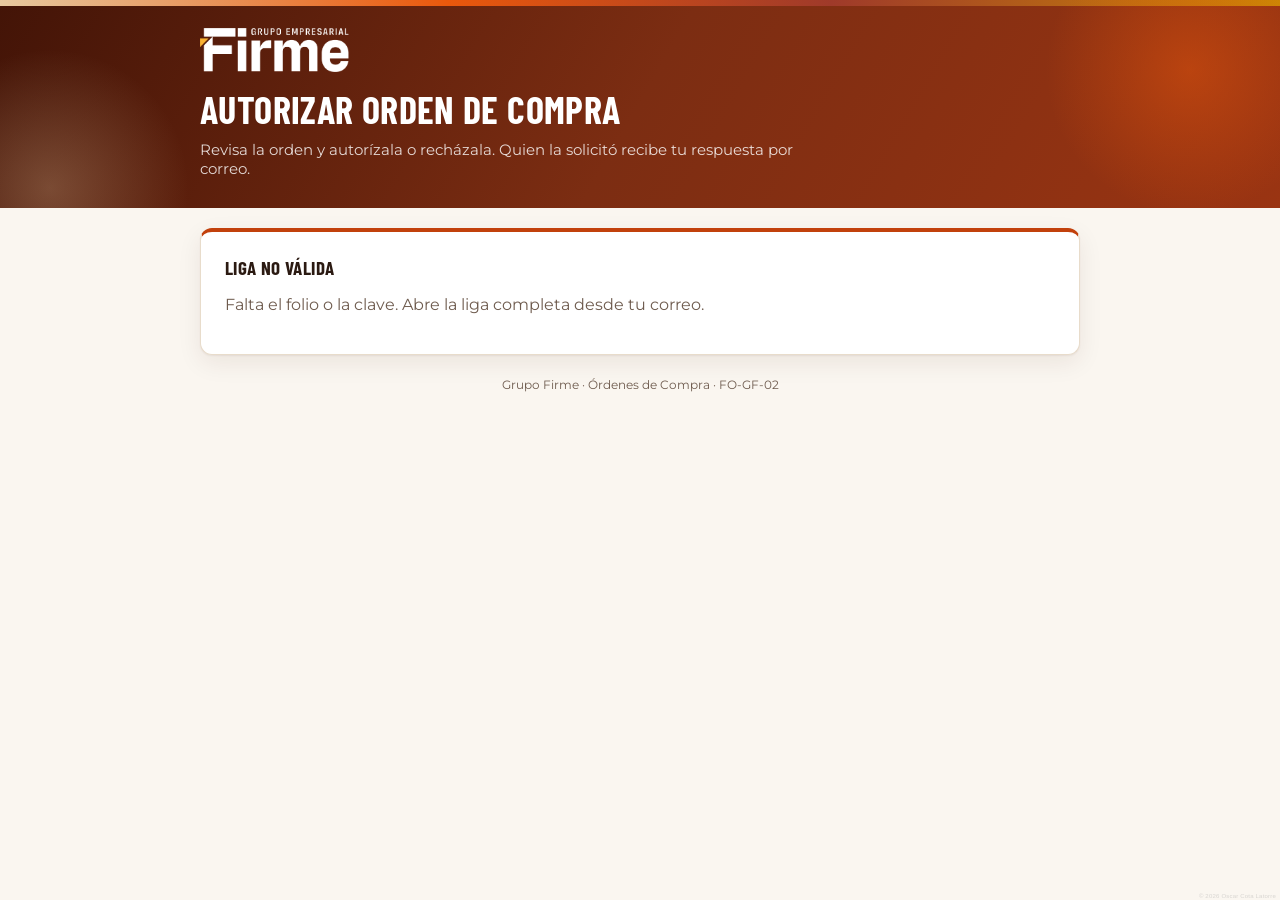
<file: autorizar.html>
<!doctype html>
<html lang="es">
<head>
<meta charset="UTF-8">
<meta name="viewport" content="width=device-width, initial-scale=1.0, viewport-fit=cover">
<meta name="robots" content="noindex">
<title>Autorizar Orden</title>
<link rel="icon" href="favicon.ico" type="image/x-icon">
<meta name="theme-color" content="#431407">
<link rel="stylesheet" href="oc.css">
<style>
  .kv { display: grid; grid-template-columns: repeat(3, 1fr); gap: 12px 18px; font-size: 13px; margin-bottom: 18px; }
  @media (max-width: 600px) { .kv { grid-template-columns: 1fr 1fr; } }
  .kv .k { display: block; font-size: 11px; color: var(--ink-soft); }
  .kv .v { font-weight: 600; word-break: break-word; }
  .big-total { font-family: 'Roboto Mono', monospace; font-size: 28px; font-weight: 600; color: var(--c2); margin: 4px 0 2px; }
  .head-row { display: flex; justify-content: space-between; align-items: flex-start; gap: 12px; flex-wrap: wrap; margin-bottom: 14px; }
  .folio { font-family: 'Roboto Mono', monospace; font-weight: 600; font-size: 22px; }
  .actions { display: flex; gap: 10px; flex-wrap: wrap; margin-top: 14px; }
  .result { text-align: center; padding: 18px 0 6px; }
  .result .big { font-family: 'Barlow Condensed', sans-serif; font-size: 30px; font-weight: 700; text-transform: uppercase; margin: 6px 0; }
</style>
<meta name="author" content="Oscar Cota Latorre">
<meta name="copyright" content="© 2026 Oscar Cota Latorre">
</head>
<body>
<div class="topbar">
  <div class="brand-stripe"></div>
  <div class="topbar-inner">
    <img class="brand-logo" src="logo-blanco.png" alt="Grupo Firme">
    <h1>Autorizar orden de compra</h1>
    <p class="lede">Revisa la orden y autorízala o recházala. Quien la solicitó recibe tu respuesta por correo.</p>
  </div>
</div>
<main>
  <div class="card" id="loading"><p style="margin:0">Cargando orden…</p></div>
  <div class="card" id="bad" hidden><p class="section-title">Liga no válida</p><p id="bad-msg" style="color:var(--ink-soft)"></p></div>

  <div id="view" hidden>
    <div class="card">
      <div class="head-row">
        <div><div class="folio" id="v-folio"></div><div id="v-estado"></div></div>
        <div style="text-align:right"><div class="hint" style="margin:0">Total</div><div class="big-total" id="v-total"></div><div class="hint" id="v-letra" style="margin:0"></div></div>
      </div>
      <div class="kv" id="v-kv"></div>
      <div class="tbl"><table id="v-items"></table></div>
      <div class="tot-box" id="v-tot" style="margin-top:14px"></div>
      <p class="hint" id="v-obs"></p>
      <p style="margin-top:14px"><button type="button" class="btn ghost sm" id="v-pdf">Ver PDF de la orden</button></p>
    </div>

    <div class="card c2" id="decide">
      <h2 class="section-title">Tu decisión</h2>
      <div class="row2">
        <div class="field"><label for="d-nombre">Tu nombre</label><input type="text" id="d-nombre"></div>
        <div class="field"><label for="d-com">Comentario <span class="opt">(obligatorio si rechazas)</span></label><input type="text" id="d-com"></div>
      </div>
      <p class="error-msg" id="d-err"></p>
      <div class="actions">
        <button type="button" class="btn ok" id="d-ok">✓ Autorizar</button>
        <button type="button" class="btn danger" id="d-no">✕ Rechazar</button>
      </div>
    </div>
    <div class="card c1" id="done" hidden><div class="result"><span id="done-badge"></span><p class="big" id="done-big"></p><p class="hint" id="done-txt"></p></div></div>
  </div>
</main>
<footer>Grupo Firme · Órdenes de Compra · FO-GF-02</footer>
<script src="oc-core.js"></script>
<script>
(function () {
  'use strict';
  var APPS_SCRIPT_URL = 'https://script.google.com/macros/s/AKfycbwZBvtbE9fwV-K5e-_vNSZETv1OfOUlzj5irMwm0mjRgyW-XOZLv3ia27uew-uCptkOVA/exec';  // misma URL /exec que index.html
  var O = window.OC, esc = O.esc;
  function $(id) { return document.getElementById(id); }
  var qs = new URLSearchParams(location.search), folio = qs.get('folio') || '', tok = qs.get('t') || '', oc = null;

  function bad(msg) { $('loading').hidden = true; $('bad').hidden = false; $('bad-msg').textContent = msg; }
  if (!folio || !tok) return bad('Falta el folio o la clave. Abre la liga completa desde tu correo.');
  if (!APPS_SCRIPT_URL) return bad('La página aún no está conectada al servidor.');

  fetch(APPS_SCRIPT_URL + '?action=auth&folio=' + encodeURIComponent(folio) + '&t=' + encodeURIComponent(tok)).then(function (r) { return r.json(); }).then(function (d) {
    if (!d.ok) return bad(d.error || 'No se encontró la orden.');
    oc = d.oc; render(d.pendiente);
  }).catch(function () { bad('No se pudo conectar con el servidor. Intenta de nuevo.'); });

  function estadoBadge(e) { var s = O.ESTADOS.filter(function (x) { return x.id === e; })[0] || { l: e, tone: 'mute' }; return '<span class="badge ' + s.tone + '">' + esc(s.l) + '</span>'; }
  function render(pendiente) {
    $('loading').hidden = true; $('view').hidden = false;
    var t = O.calcular(oc), mon = oc.moneda;
    $('v-folio').textContent = oc.folio; $('v-estado').innerHTML = estadoBadge(oc.estado);
    $('v-total').textContent = O.money(t.total, mon); $('v-letra').textContent = O.letras(t.total, mon);
    var kv = [['Solicita', oc.solicitante], ['Empresa', oc.empresa], ['Centro de costos', oc.cc], ['Proveedor', (oc.provNum ? '#' + oc.provNum + ' ' : '') + oc.provNombre + (oc.provNuevo === 'SI' ? ' (nuevo)' : '')], ['RFC', oc.provRfc || '—'], ['Tipo de orden', oc.tipoOC], ['Requisición', oc.reqFolio || 'N/A'], ['Crédito', +oc.diasCredito ? oc.diasCredito + ' días' : 'Contado'], ['Fecha', O.fmtDate(oc.fecha)]];
    $('v-kv').innerHTML = kv.map(function (x) { return '<div><span class="k">' + x[0] + '</span><span class="v">' + esc(x[1]) + '</span></div>'; }).join('');
    $('v-items').innerHTML = '<tr><th>Cant.</th><th>Descripción</th><th>Obra</th><th class="r">P.U.</th><th class="r">Subtotal</th></tr>' + (oc.items || []).map(function (it) { return '<tr><td>' + esc(it.cantidad) + ' ' + esc(it.unidad) + '</td><td class="wrap">' + esc(it.descripcion) + '</td><td class="wrap">' + esc(it.obra) + '</td><td class="r">' + O.money(it.precioUnitario, mon) + '</td><td class="r">' + O.money(O.num(it.cantidad) * O.num(it.precioUnitario), mon) + '</td></tr>'; }).join('');
    var L = [['Subtotal', t.subtotal], ['IVA', t.iva]]; if (t.retIsr) L.push(['Ret. ISR', -t.retIsr]); if (t.retIva) L.push(['Ret. IVA', -t.retIva]);
    $('v-tot').innerHTML = L.map(function (x) { return '<div class="tot-line' + (x[1] < 0 ? ' neg' : '') + '"><span>' + x[0] + '</span><span>' + (x[1] < 0 ? '-' : '') + O.money(Math.abs(x[1]), mon) + '</span></div>'; }).join('') + '<div class="tot-line grand"><span>Total</span><span>' + O.money(t.total, mon) + '</span></div>';
    $('v-obs').textContent = oc.observaciones ? 'Observaciones: ' + oc.observaciones : '';
    $('d-nombre').value = oc.autoriza || '';
    if (!pendiente) { $('decide').hidden = true; done(oc.estado, 'Esta orden ya fue atendida' + (oc.autorizadoPor ? ' por ' + oc.autorizadoPor : '') + '.'); }
  }
  function done(estado, txt) {
    $('decide').hidden = true; $('done').hidden = false;
    $('done-badge').innerHTML = estadoBadge(estado); $('done-big').textContent = O.ESTADO_LABEL[estado] || estado; $('done-txt').textContent = txt;
    $('v-estado').innerHTML = estadoBadge(estado);
  }
  function decide(decision) {
    var com = $('d-com').value.trim(), nom = $('d-nombre').value.trim();
    $('d-err').classList.remove('show');
    if (decision === 'rechazar' && !com) { $('d-err').textContent = 'Escribe el motivo del rechazo.'; $('d-err').classList.add('show'); $('d-com').focus(); return; }
    $('d-ok').disabled = $('d-no').disabled = true;
    fetch(APPS_SCRIPT_URL, { method: 'POST', headers: { 'Content-Type': 'text/plain;charset=utf-8' }, body: JSON.stringify({ accion: 'decidir', folio: folio, t: tok, decision: decision, comentario: com, nombre: nom }) })
      .then(function (r) { return r.json(); }).then(function (d) {
        if (!d.ok) { if (d.estado) return done(d.estado, d.error); throw new Error(d.error); }
        oc.estado = d.estado; oc.autorizadoPor = nom; oc.fechaAutorizacion = O.todayISO();
        done(d.estado, d.estado === 'autorizada' ? 'Listo. Compras ya puede enviarla al proveedor.' : 'Se avisó a quien la solicitó con tu comentario.');
      }).catch(function (x) { $('d-err').textContent = 'No se pudo guardar: ' + (x && x.message || x); $('d-err').classList.add('show'); $('d-ok').disabled = $('d-no').disabled = false; });
  }
  $('d-ok').addEventListener('click', function () { decide('autorizar'); });
  $('d-no').addEventListener('click', function () { decide('rechazar'); });
  $('v-pdf').addEventListener('click', function () {
    var w = window.open('', '_blank');
    O.buildPdf(oc, { clabeCompleta: false }).then(function (doc) { var url = doc.output('bloburl'); if (w) w.location = url; else location.href = url; }).catch(function () { if (w) w.close(); alert('No se pudo generar el PDF.'); });
  });
})();
</script>

<!-- © 2026 Oscar Cota Latorre. Todos los derechos reservados. -->
<div id="ocl-c" aria-hidden="true" style="position:fixed;right:4px;bottom:1px;z-index:2147483647;font:6px/1 Arial,sans-serif;letter-spacing:.2px;color:#8a8a8a;opacity:.3;pointer-events:none;user-select:none;-webkit-user-select:none;white-space:nowrap">© 2026 Oscar Cota Latorre</div>
</body>
</html>
</file>
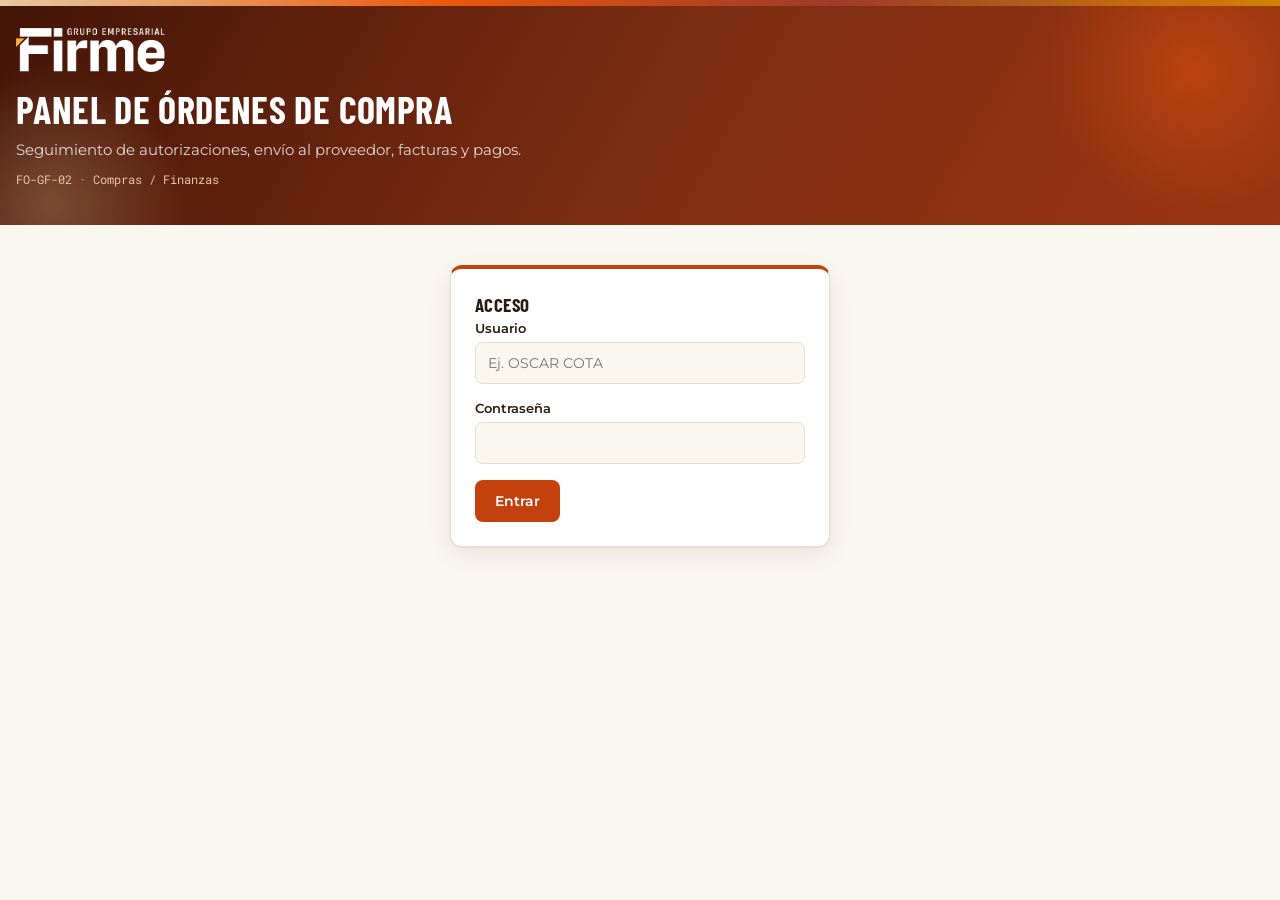
<file: panel.html>
<!doctype html>
<html lang="es">
<head>
<meta charset="UTF-8">
<meta name="viewport" content="width=device-width, initial-scale=1.0, viewport-fit=cover">
<meta name="robots" content="noindex">
<title>Panel Compras</title>
<link rel="icon" href="panel.ico" type="image/x-icon">
<meta name="theme-color" content="#431407">
<link rel="stylesheet" href="oc.css">
<style>
  main { max-width: min(1600px, calc(100vw - 32px)); }
  .topbar-inner { max-width: min(1600px, calc(100vw - 32px)); }
  .gate { max-width: 380px; margin: 40px auto; }
  .bar { display: flex; justify-content: space-between; align-items: center; gap: 10px; flex-wrap: wrap; margin-bottom: 14px; }
  .conn { font-size: 12px; color: var(--ink-soft); }
  .kpis { display: grid; grid-template-columns: repeat(5, 1fr); gap: 10px; margin-bottom: 14px; }
  @media (max-width: 900px) { .kpis { grid-template-columns: repeat(2, 1fr); } }
  .kpi { background: var(--surface); border: 1px solid var(--border); border-radius: 10px; padding: 12px 14px; cursor: pointer; text-align: left; font: inherit; color: inherit; }
  .kpi { border-top: 4px solid var(--kc); }
  .kpi:nth-child(1) { --kc: var(--c3); } .kpi:nth-child(2) { --kc: var(--c1); } .kpi:nth-child(3) { --kc: var(--c2); } .kpi:nth-child(4) { --kc: var(--c5); } .kpi:nth-child(5) { --kc: var(--c4); }
  .kpi .n { color: var(--kc); }
  .kpi:hover, .kpi.on { border-color: var(--kc); background: color-mix(in srgb, var(--kc) 9%, var(--surface)); }
  .kpi .l { font-size: 11.5px; color: var(--ink-soft); }
  .kpi .n { font-family: 'Roboto Mono', monospace; font-size: 22px; font-weight: 600; margin-top: 2px; }
  .kpi .s { font-size: 11.5px; color: var(--ink-soft); font-family: 'Roboto Mono', monospace; }
  .filters { display: grid; grid-template-columns: 2fr 1fr 1fr 1fr; gap: 10px; margin-bottom: 12px; }
  @media (max-width: 760px) { .filters { grid-template-columns: 1fr 1fr; } .filters > :first-child { grid-column: 1 / -1; } }
  .filters input, .filters select { background: var(--surface); padding: 9px 10px; font-size: 13px; }
  .list .tbl table { font-size: 12.5px; }
  .list tr.row { cursor: pointer; }
  .docs { display: grid; gap: 6px; }
  .doc { display: grid; grid-template-columns: 150px 1fr auto; gap: 10px; align-items: center; padding: 8px 10px; border: 1px solid var(--line); border-radius: 8px; background: var(--paper); }
  .doc .dt { font-weight: 700; font-size: 12.5px; color: var(--c1); }
  .doc .dn { font-size: 13px; word-break: break-all; }
  @media (max-width: 600px) { .doc { grid-template-columns: 1fr auto; } .doc .dt { grid-column: 1 / -1; } }
  .p-res { margin-top: 4px; max-height: 260px; overflow: auto; border: 1px solid var(--line, #ddd); border-radius: 10px; background: var(--card, #fff); }
  .p-res button { display: block; width: 100%; text-align: left; padding: 8px 10px; border: 0; border-bottom: 1px solid var(--line, #eee); background: none; font: inherit; font-size: 13px; cursor: pointer; }
  .p-res button:hover, .p-res button:focus { background: rgba(0,0,0,.05); }
  /* La lista cabe completa sin scroll horizontal: las columnas de texto se parten en renglones. */
  .list .tbl th, .list .tbl td { white-space: normal; padding: 7px 7px; overflow-wrap: anywhere; }
  .list .tbl th { overflow-wrap: normal; }
  .list .tbl td.wrap { min-width: 0; }
  .list .tbl td.r, .list .tbl th.r, .list .tbl td.mono { white-space: nowrap; overflow-wrap: normal; }
  .list .tbl .btn { white-space: nowrap; }
  .tabs { display: flex; gap: 6px; margin-bottom: 16px; border-bottom: 1px solid var(--border); overflow-x: auto; }
  .tab { font: inherit; font-weight: 700; font-size: 14px; background: none; border: none; border-bottom: 3px solid transparent; padding: 10px 14px; cursor: pointer; color: var(--ink-soft); margin-bottom: -1px; white-space: nowrap; }
  .tab:hover { color: var(--ink); }
  .tab.on { color: var(--ink); border-bottom-color: var(--accent); }
  .list td.com { min-width: 110px; max-width: 220px; white-space: normal; font-size: 12px; line-height: 1.35; }
  .list .c { text-align: center; white-space: nowrap; }
  .list tr.row:hover td { background: color-mix(in srgb, var(--c1) 7%, var(--surface)); }
  .flag { font-size: 10.5px; font-weight: 600; color: var(--critical); margin-left: 6px; }
  .empty { text-align: center; color: var(--ink-soft); padding: 28px 0; font-size: 13.5px; }
  .drawer-bg { position: fixed; inset: 0; background: rgba(20,18,15,.45); z-index: 30; }
  .drawer { position: fixed; top: 3vh; left: 50%; transform: translateX(-50%); bottom: 3vh; width: min(980px, calc(100% - 24px)); background: var(--paper); z-index: 31; overflow-y: auto; box-shadow: 0 20px 60px rgba(0,0,0,.35); border-radius: 14px; display: flex; flex-direction: column; }
  @media (max-width: 600px) { .drawer { top: 0; bottom: 0; width: 100%; border-radius: 0; } }
  .decision { position: sticky; bottom: 0; background: var(--surface); border-top: 3px solid var(--c1); padding: 12px 18px; display: grid; grid-template-columns: 1fr auto; gap: 10px 14px; align-items: center; z-index: 2; box-shadow: 0 -6px 18px rgba(0,0,0,.08); }
  .decision input { background: var(--paper); padding: 10px 12px; }
  .decision .btns { display: flex; gap: 8px; flex-wrap: wrap; }
  .decision .btn { padding: 11px 16px; }
  .btn.unauth { background: #7C2D12; color: #fff; } .btn.unauth:hover { background: #5B1F0C; }
  .btn.pend { background: #B7791F; color: #fff; } .btn.pend:hover { background: #975A16; }
  .btn.is-on { outline: 3px solid color-mix(in srgb, var(--ink) 25%, transparent); outline-offset: 2px; }
  @media (max-width: 700px) { .decision { grid-template-columns: 1fr; } .decision .btns .btn { flex: 1; justify-content: center; } }
  .tk-head { display: flex; justify-content: space-between; gap: 14px; flex-wrap: wrap; align-items: flex-end; }
  .tk-total { font-family: 'Roboto Mono', monospace; font-size: 26px; font-weight: 600; color: var(--c1); }
  .modal .card.wide { width: min(760px, 100%); max-height: 94vh; overflow-y: auto; }
  .drop { position: relative; border: 1.5px dashed var(--border); border-radius: 10px; background: var(--paper); padding: 14px; cursor: pointer; display: flex; gap: 12px; align-items: center; margin-bottom: 14px; }
  .drop:hover, .drop.drag { border-color: var(--c1); background: color-mix(in srgb, var(--c1) 6%, var(--surface)); }
  .drop input { position: absolute; inset: 0; opacity: 0; cursor: pointer; width: 100%; }
  .drop .ico { width: 40px; height: 40px; border-radius: 9px; display: grid; place-items: center; flex-shrink: 0; font-family: 'Roboto Mono', monospace; font-size: 10.5px; font-weight: 600; color: #fff; background: var(--c1); }
  .drop .txt { font-size: 12.5px; line-height: 1.4; } .drop .txt strong { display: block; font-size: 13.5px; }
  .drop.sm { padding: 10px 12px; margin-bottom: 0; } .drop.sm .ico { width: 32px; height: 32px; background: var(--c2); }
  .drop.has-file { border-style: solid; border-color: color-mix(in srgb, var(--success) 55%, var(--border)); }
  .drawer-head { position: sticky; top: 0; border-radius: 14px 14px 0 0; background: linear-gradient(120deg, #431407, #9A3412); color: #fff; padding: 14px 18px; display: flex; justify-content: space-between; align-items: center; gap: 10px; border-bottom: 4px solid #E7C9A0; z-index: 2; }
  .drawer-head .f { font-family: 'Roboto Mono', monospace; font-size: 18px; font-weight: 600; }
  .drawer-head button { background: transparent; border: 1px solid rgba(255,255,255,.4); color: #fff; border-radius: 8px; padding: 6px 12px; cursor: pointer; font: inherit; }
  .drawer-body { padding: 16px 18px 20px; flex: 1; }
  .drawer .card { padding: 16px 18px; }
  .kv { display: grid; grid-template-columns: repeat(3, 1fr); gap: 10px 16px; font-size: 12.5px; }
  @media (max-width: 600px) { .kv { grid-template-columns: 1fr 1fr; } }
  .kv .k { display: block; font-size: 10.5px; color: var(--ink-soft); }
  .kv .v { font-weight: 600; word-break: break-word; }
  .acts { display: flex; gap: 8px; flex-wrap: wrap; }
  .hist { list-style: none; padding: 0; margin: 0; font-size: 12.5px; }
  .hist li { padding: 7px 0 7px 16px; border-left: 2px solid var(--border); position: relative; }
  .hist li::before { content: ''; position: absolute; left: -5px; top: 12px; width: 8px; height: 8px; border-radius: 50%; background: var(--c2); }
  .hist .when { color: var(--ink-soft); font-family: 'Roboto Mono', monospace; font-size: 11px; }
  .modal { position: fixed; inset: 0; display: grid; place-items: center; background: rgba(20,18,15,.55); z-index: 50; padding: 16px; }
  .modal .card { width: min(480px, 100%); margin: 0; }
  .toast { position: fixed; bottom: 18px; left: 50%; transform: translateX(-50%); background: #431407; color: #fff; padding: 10px 16px; border-radius: 8px; font-size: 13px; z-index: 60; box-shadow: var(--shadow); }
</style>
</head>
<body>
<div class="topbar">
  <div class="brand-stripe"></div>
  <div class="topbar-inner">
    <img class="brand-logo" src="logo-blanco.png" alt="Grupo Firme">
    <h1>Panel de Órdenes de Compra</h1>
    <p class="lede">Seguimiento de autorizaciones, envío al proveedor, facturas y pagos.</p>
    <p class="code-line">FO-GF-02 · Compras / Finanzas</p>
  </div>
</div>

<main>
  <div class="card gate" id="gate">
    <h2 class="section-title">Acceso</h2>
    <div class="field"><label for="g-user">Usuario</label><input type="text" id="g-user" autocomplete="username" autocapitalize="characters" placeholder="Ej. OSCAR COTA"></div>
    <div class="field"><label for="g-pwd">Contraseña</label><input type="password" id="g-pwd" autocomplete="current-password"></div>
    <p class="error-msg" id="gate-error"></p>
    <button class="primary" id="g-btn" type="button">Entrar</button>
  </div>

  <div id="app" hidden>
    <div class="bar">
      <span class="conn" id="conn">Conectando…</span>
      <div class="acts">
        <span class="conn" id="who" style="font-weight:600"></span>
        <button class="btn ghost sm" id="b-logout" type="button">Salir</button>
        <button class="btn ghost sm" id="b-refresh" type="button">↻ Actualizar</button>
        <button class="btn ghost sm" id="b-xlsx" type="button">⬇ Exportar Excel</button>
        <a class="btn sm" href="index.html" target="_blank" rel="noopener">+ Nueva orden</a>
      </div>
    </div>
    <div class="tabs" role="tablist">
      <button type="button" class="tab on" data-v="ord" role="tab">Órdenes de compra</button>
      <button type="button" class="tab" data-v="prov" role="tab">Proveedores</button>
      <button type="button" class="tab" data-v="cc" role="tab">Centros de costo</button>
    </div>
    <section id="v-ord">
    <div class="kpis" id="kpis"></div>
    <div class="filters">
      <input type="search" id="f-q" placeholder="Buscar folio, proveedor, solicitante, REQ…">
      <select id="f-estado"><option value="">Todos los estados</option></select>
      <select id="f-empresa"><option value="">Todas las empresas</option></select>
      <select id="f-cc" aria-label="Filtrar por centro de costos"><option value="">Todos los centros de costos</option></select>
      <select id="f-alerta"><option value="">Sin filtro de alertas</option><option value="vencidas">Pago vencido</option><option value="nuevo">Proveedor nuevo por validar</option><option value="sinclabe">Sin CLABE</option></select>
      <select id="f-mes" aria-label="Filtrar por mes"></select>
      <select id="f-semana" aria-label="Filtrar por semana"></select>
      <input type="search" id="f-com" list="dl-com" placeholder="Filtrar por comentario…" aria-label="Filtrar por comentario" autocomplete="off"><datalist id="dl-com"></datalist>
    </div>
    <div class="list"><div class="tbl"><table id="tbl"></table></div><p class="empty" id="empty" hidden>No hay órdenes con estos filtros.</p></div>
    </section>
    <section id="v-prov" hidden>
      <div class="filters" style="grid-template-columns:1fr auto">
        <input type="search" id="pv-q" placeholder="Buscar proveedor por número, nombre, RFC, banco o correo…" aria-label="Buscar proveedor">
        <button class="btn sm" id="b-prov" type="button">＋ Alta de proveedor</button>
      </div>
      <p class="hint" id="pv-count" style="margin:0 0 6px"></p>
      <div class="list"><div class="tbl"><table id="pv-tbl"></table></div><p class="empty" id="pv-empty" hidden>No hay proveedores con esa búsqueda.</p></div>
    </section>
    <section id="v-cc" hidden>
      <div class="card wide" style="max-width:860px">
    <div style="display:flex;justify-content:space-between;align-items:center;gap:10px"><h2 class="section-title" style="margin:0">Centros de costo</h2></div>
    <p class="section-hint" style="margin-top:6px">Agrega un centro de costos a una empresa. Aparece al instante en el formulario de órdenes de compra.</p>
    <div class="row3">
      <div class="field"><label for="cc-f-emp">Empresa</label><select id="cc-f-emp"></select></div>
      <div class="field"><label for="cc-f-clave">Clave</label><input type="text" id="cc-f-clave" class="mono" maxlength="15" placeholder="148"></div>
      <div class="field"><label for="cc-f-nom">Nombre del centro de costos</label><input type="text" id="cc-f-nom" maxlength="120"></div>
    </div>
    <p class="error-msg" id="cc-err"></p>
    <div class="acts" style="margin-bottom:16px"><button class="btn" id="cc-save" type="button">Guardar CC</button></div>
    <div class="field" style="margin-bottom:8px"><label for="cc-q">Centros de costo de la empresa</label><input type="search" id="cc-q" placeholder="Buscar por clave o nombre"></div>
    <p class="hint" id="cc-count" style="margin:0 0 6px"></p>
    <div class="tbl" style="max-height:340px;overflow-y:auto"><table><thead><tr><th>Centro de costos</th><th></th></tr></thead><tbody id="cc-list"></tbody></table></div>
      </div>
    </section>
  </div>
</main>

<div class="drawer-bg" id="drawer-bg" hidden></div>
<aside class="drawer" id="drawer" hidden aria-label="Detalle de la orden">
  <div class="drawer-head"><span class="f" id="d-folio"></span><span id="d-badge"></span><button type="button" id="d-close">Cerrar ✕</button></div>
  <div class="drawer-body" id="d-body"></div>
  <div class="decision" id="d-decision">
    <input type="text" id="d-com" placeholder="Comentario para el solicitante (obligatorio si rechazas)">
    <div class="btns">
      <button class="btn ok" id="d-ok" type="button">✓ Aceptar</button>
      <button class="btn pend" id="d-pend" type="button">⏸ Pendiente</button>
      <button class="btn danger" id="d-no" type="button">✕ Rechazar</button>
      <button class="btn unauth" id="d-unauth" type="button" hidden>↺ Desautorizar</button>
    </div>
  </div>
</aside>

<div class="modal" id="prov-modal" hidden>
  <div class="card wide">
    <div style="display:flex;justify-content:space-between;align-items:center;gap:10px"><h2 class="section-title" style="margin:0" id="p-title">Alta de proveedor</h2><button class="btn ghost sm" id="p-close" type="button">Cerrar ✕</button></div>
    <div id="p-pick" hidden style="margin-top:10px">
      <div class="field"><label for="p-buscar">Proveedor a modificar</label><input type="search" id="p-buscar" placeholder="Escribe número, nombre o RFC" autocomplete="off"><div id="p-res" class="p-res" hidden></div><p class="hint" id="p-buscar-hint">Los cambios aplican a las órdenes nuevas; las órdenes ya capturadas no cambian.</p></div>
    </div>
    <p class="section-hint" style="margin-top:6px">Sube el CFDI (XML o PDF) o la constancia de situación fiscal para llenar los datos, o captúralos a mano.</p>
    <label class="drop" id="p-drop"><input type="file" id="p-file" accept=".xml,.pdf,application/pdf,text/xml,application/xml"><span class="ico">XML<br>PDF</span><span class="txt"><strong>Llenar con CFDI o constancia fiscal</strong><span id="p-file-txt">Toca o arrastra el XML o PDF</span></span></label>
    <p class="note" id="p-read" hidden></p>
    <div class="row2">
      <div class="field"><label for="p-nombre">Nombre o razón social</label><input type="text" id="p-nombre"></div>
      <div class="field"><label for="p-rfc">RFC</label><input type="text" id="p-rfc" class="mono" maxlength="13"><p class="hint" id="p-rfc-hint"></p></div>
    </div>
    <div class="row3">
      <div class="field"><label for="p-regimen">Régimen fiscal</label><select id="p-regimen"></select></div>
      <div class="field"><label for="p-cp">C.P. fiscal</label><input type="text" id="p-cp" class="mono" maxlength="5" inputmode="numeric"></div>
      <div class="field"><label for="p-tel">Teléfono</label><input type="text" id="p-tel" inputmode="tel"></div>
    </div>
    <div class="row3">
      <div class="field"><label for="p-clabe">CLABE interbancaria *</label><input type="text" id="p-clabe" class="mono" maxlength="18" inputmode="numeric"><p class="hint" id="p-clabe-hint"></p></div>
      <div class="field"><label for="p-banco">Banco</label><input type="text" id="p-banco" placeholder="Se detecta con la CLABE"></div>
      <div class="field"><label for="p-correo">Correo</label><input type="email" id="p-correo"></div>
    </div>
    <div class="field"><label for="p-obs">Observaciones <span class="opt">(opcional)</span></label><input type="text" id="p-obs"></div>
    <div class="row2" style="margin-bottom:14px">
      <label class="drop sm" id="p-car"><input type="file" accept="application/pdf,image/*"><span class="ico">PDF</span><span class="txt"><strong>Carátula bancaria *</strong><span>Requisito</span></span></label>
      <label class="drop sm" id="p-csf"><input type="file" accept="application/pdf,image/*"><span class="ico">PDF</span><span class="txt"><strong>Constancia fiscal</strong><span>Opcional</span></span></label>
    </div>
    <p class="error-msg" id="p-err"></p>
    <div class="acts"><button class="btn" id="p-save" type="button">Guardar proveedor</button><span class="hint" style="margin:0;align-self:center">Queda disponible en el formulario al instante.</span></div>
  </div>
</div>


<div class="modal" id="send-modal" hidden>
  <div class="card">
    <h2 class="section-title">Enviar al proveedor</h2>
    <p class="section-hint">Se adjunta el PDF FO-GF-02 y se copia al solicitante y a Compras.</p>
    <div class="field"><label for="s-to">Correo del proveedor</label><input type="email" id="s-to"></div>
    <div class="field"><label for="s-msg">Mensaje <span class="opt">(opcional)</span></label><textarea id="s-msg" placeholder="Fecha y lugar de entrega, contacto en obra…"></textarea></div>
    <p class="error-msg" id="s-err"></p>
    <div class="acts"><button class="btn" id="s-go" type="button">Enviar orden</button><button class="btn ghost" id="s-cancel" type="button">Cancelar</button></div>
  </div>
</div>
<div class="overlay" id="overlay" hidden><div class="box"><div class="spinner"></div><p id="overlay-text" style="margin:0">Procesando…</p></div></div>
<div class="toast" id="toast" hidden></div>

<script src="oc-core.js"></script>
<script>
(function () {
  'use strict';
  var APPS_SCRIPT_URL = 'https://script.google.com/macros/s/AKfycbwZBvtbE9fwV-K5e-_vNSZETv1OfOUlzj5irMwm0mjRgyW-XOZLv3ia27uew-uCptkOVA/exec';  // misma URL /exec que index.html
  var POLL_MS = 30000;
  var O = window.OC, esc = O.esc, money = O.money;
  function $(id) { return document.getElementById(id); }
  var KEY = '', all = [], provs = [], current = null, kpiFilter = '', timer = null;

  O.ESTADOS.forEach(function (e) { $('f-estado').insertAdjacentHTML('beforeend', '<option value="' + e.id + '">' + e.l + '</option>'); });
  O.EMPRESAS.forEach(function (e) { $('f-empresa').insertAdjacentHTML('beforeend', '<option>' + esc(e.nombre) + '</option>'); });

  function toast(m) { var t = $('toast'); t.textContent = m; t.hidden = false; clearTimeout(t._h); t._h = setTimeout(function () { t.hidden = true; }, 3200); }
  function busy(on, txt) { $('overlay').hidden = !on; if (txt) $('overlay-text').textContent = txt; }
  function api(params) {
    var qs = Object.keys(params).map(function (k) { return encodeURIComponent(k) + '=' + encodeURIComponent(params[k]); }).join('&');
    return fetch(APPS_SCRIPT_URL + '?' + qs + '&key=' + encodeURIComponent(KEY)).then(function (r) { return r.json(); });
  }
  function post(body) { body.key = KEY; return fetch(APPS_SCRIPT_URL, { method: 'POST', headers: { 'Content-Type': 'text/plain;charset=utf-8' }, body: JSON.stringify(body) }).then(function (r) { return r.json(); }); }

  // ---------- acceso ----------
  var USER = '';
  function tryLogin(key, silent) {
    if (!APPS_SCRIPT_URL) { $('gate-error').textContent = 'El panel aún no está conectado al servidor.'; $('gate-error').classList.add('show'); return; }
    if (!silent && (key.split('|')[0].trim() === '' || key.indexOf('|') < 0 || !key.split('|').slice(1).join('|'))) { $('gate-error').textContent = 'Escribe tu usuario y contraseña.'; $('gate-error').classList.add('show'); return; }
    $('gate-error').classList.remove('show');
    KEY = key; $('g-btn').disabled = true;
    api({ action: 'ping' }).then(function (d) {
      if (!d || !d.ok) { KEY = ''; try { sessionStorage.removeItem('gfm_oc_key'); } catch (e) {} if (!silent) { $('gate-error').textContent = d && d.error === 'unauthorized' ? 'Usuario o contraseña incorrectos.' : 'No se pudo conectar con el servidor.'; $('gate-error').classList.add('show'); } return; }
      try { sessionStorage.setItem('gfm_oc_key', key); } catch (e) {}
      USER = d.usuario || ''; $('who').textContent = USER ? '👤 ' + USER : '';
      $('gate').hidden = true; $('app').hidden = false; load(); timer = setInterval(load, POLL_MS);
    }).catch(function () { $('gate-error').textContent = 'No se pudo conectar con el servidor.'; $('gate-error').classList.add('show'); }).then(function () { $('g-btn').disabled = false; });
  }
  function loginKey() { return $('g-user').value.trim().toUpperCase().replace(/\s+/g, ' ') + '|' + $('g-pwd').value; }
  $('g-btn').addEventListener('click', function () { tryLogin(loginKey()); });
  $('g-pwd').addEventListener('keydown', function (e) { if (e.key === 'Enter') tryLogin(loginKey()); });
  $('g-user').addEventListener('keydown', function (e) { if (e.key === 'Enter') $('g-pwd').focus(); });
  $('b-logout').addEventListener('click', function () {
    try { sessionStorage.removeItem('gfm_oc_key'); } catch (e) {}
    KEY = ''; USER = ''; if (timer) clearInterval(timer); timer = null; all = [];
    $('app').hidden = true; $('gate').hidden = false; $('g-pwd').value = ''; $('g-user').focus();
  });
  try { var saved = sessionStorage.getItem('gfm_oc_key'); if (saved && saved.indexOf('|') > 0) tryLogin(saved, true); else if (saved) sessionStorage.removeItem('gfm_oc_key'); } catch (e) {}

  // ---------- datos ----------
  function load() {
    return api({ action: 'list' }).then(function (d) {
      if (!d.ok) throw new Error(d.error);
      provs = d.proveedores || [];
      all = (d.items || []).sort(function (a, b) { return String(b.folio).localeCompare(String(a.folio)); });
      $('conn').textContent = 'Conectado · ' + all.length + ' órdenes · ' + new Date().toLocaleTimeString('es-MX', { hour: '2-digit', minute: '2-digit' });
      render(); if (vista === 'prov') renderProvs();
      if (current) { var c = all.filter(function (x) { return x.folio === current.folio; })[0]; if (c && c.updatedAt !== current.updatedAt) openDetail(c); }
    }).catch(function () { $('conn').textContent = 'Sin conexión con el servidor'; });
  }
  $('b-refresh').addEventListener('click', load);

  function today() { return O.todayISO(); }
  function vencida(r) { return r.fechaPagoEstimada && String(r.fechaPagoEstimada).slice(0, 10) < today() && ['autorizada', 'enviada', 'recibida', 'facturada'].indexOf(r.estado) >= 0; }
  function nuevoPend(r) { return r.provNuevo === 'SI' && ['rechazada', 'cancelada', 'pagada'].indexOf(r.estado) < 0; }
  function sinClabe(r) { return !String(r.provClabe || '').replace(/\D/g, '') && ['rechazada', 'cancelada', 'pagada'].indexOf(r.estado) < 0; }
  function badge(e) { var s = O.ESTADOS.filter(function (x) { return x.id === e; })[0] || { l: e || '—', tone: 'mute' }; return '<span class="badge ' + s.tone + '">' + esc(s.l) + '</span>'; }
  function totMXN(r) { return O.num(r.totalMXN || r.total); }

  var KPIS = [
    { id: 'por_autorizar', l: 'Pendientes', f: function (r) { return r.estado === 'por_autorizar'; } },
    { id: 'autorizada', l: 'Autorizadas sin enviar', f: function (r) { return r.estado === 'autorizada'; } },
    { id: 'transito', l: 'Enviadas / recibidas', f: function (r) { return r.estado === 'enviada' || r.estado === 'recibida'; } },
    { id: 'facturada', l: 'Facturadas por pagar', f: function (r) { return r.estado === 'facturada'; } },
    { id: 'vencidas', l: 'Pago vencido', f: vencida }
  ];
  function render() {
    llenarFiltroCc(); llenarFiltroCom();
    $('kpis').innerHTML = KPIS.map(function (k) { var rs = all.filter(k.f); var m = rs.reduce(function (a, r) { return a + totMXN(r); }, 0); return '<button type="button" class="kpi' + (kpiFilter === k.id ? ' on' : '') + '" data-k="' + k.id + '"><div class="l">' + k.l + '</div><div class="n">' + rs.length + '</div><div class="s">' + money(m) + '</div></button>'; }).join('');
    Array.prototype.forEach.call($('kpis').querySelectorAll('.kpi'), function (b) { b.onclick = function () { kpiFilter = kpiFilter === b.dataset.k ? '' : b.dataset.k; render(); }; });
    PeriodoFiltro.update(all.map(fechaOC));
    var rows = filtered();
    $('empty').hidden = rows.length > 0;
    $('tbl').innerHTML = '<tr><th>Folio</th><th>Fecha</th><th>Estado</th><th>Proveedor</th><th>Solicita</th><th>Centro de costos</th><th class="r">Total</th><th>Pago aprox.</th><th>Comentarios</th><th class="c">PDF</th></tr>' + rows.map(function (r) {
      var flags = (vencida(r) ? '<span class="flag">VENCIDA</span>' : '') + (nuevoPend(r) ? '<span class="flag" style="color:var(--warn)">PROV. NUEVO</span>' : '');
      return '<tr class="row" data-f="' + esc(r.folio) + '"><td class="mono">' + esc(r.folio) + (r.reqFolio ? '<br><span class="hint" style="margin:0">' + esc(r.reqFolio) + '</span>' : '') + '</td><td>' + O.fmtDate(r.fecha) + '</td><td>' + badge(r.estado) + '</td><td class="wrap">' + esc(r.provNombre) + flags + '</td><td class="wrap">' + esc(r.solicitante) + '</td><td class="wrap">' + esc(r.cc) + '</td><td class="r">' + money(r.total, r.moneda) + '</td><td>' + O.fmtDate(r.fechaPagoEstimada) + '</td><td class="com">' + comentarioCelda(r) + '</td><td class="c"><button type="button" class="btn ghost sm row-pdf" data-f="' + esc(r.folio) + '" title="Descargar PDF con el logo de ' + esc(r.empresa) + '">⬇ PDF</button></td></tr>';
    }).join('');
    Array.prototype.forEach.call($('tbl').querySelectorAll('tr.row'), function (tr) { tr.onclick = function () { openDetail(all.filter(function (x) { return x.folio === tr.dataset.f; })[0]); }; });
    Array.prototype.forEach.call($('tbl').querySelectorAll('.row-pdf'), function (b) { b.onclick = function (ev) { ev.stopPropagation(); descargarPdf(all.filter(function (x) { return x.folio === b.dataset.f; })[0]); }; });
  }
  // Último comentario de la orden (del panel o del autorizador) para la columna Comentarios.
  function comentarioCelda(r) {
    var c = String(r.comentarioAdmin || '').trim(), quien = '';
    if (!c && r.comentarioAutorizacion) { c = String(r.comentarioAutorizacion).trim(); quien = r.autorizadoPor || r.autoriza || ''; }
    if (!c) return '<span class="hint" style="margin:0">—</span>';
    var corto = c.length > 90 ? c.slice(0, 88) + '…' : c;
    return '<span title="' + esc(c) + '">' + esc(corto) + '</span>' + (quien ? '<br><span class="hint" style="margin:0">' + esc(quien) + '</span>' : '');
  }
  function descargarPdf(r) {
    if (!r) return;
    busy(true, 'Generando PDF…');
    O.buildPdf(r, { clabeCompleta: true }).then(function (doc) { doc.save(r.folio + '_FO-GF-02.pdf'); }).catch(function () { toast('No se pudo generar el PDF'); }).then(function () { busy(false); });
  }
  var DOC_LABEL = { FACTURA: 'Factura', COTIZACION: 'Cotización', CARATULA: 'Carátula bancaria', CSF: 'Constancia fiscal', CFDI: 'CFDI', PDF: 'PDF enviado al proveedor', ARCHIVO: 'Archivo' };
  function docsDe(r) {
    var idre = /\/d\/([-\w]{20,})|[?&]id=([-\w]{20,})/;
    var l = (r.adjuntos || []).map(function (a) { return { nombre: a.nombre, tipo: a.tipo || 'ARCHIVO', url: a.url }; });
    if (r.pdfUrl) l.push({ nombre: r.folio + '_FO-GF-02.pdf', tipo: 'PDF', url: r.pdfUrl });
    return l.filter(function (d) { return idre.test(String(d.url || '')); });
  }
  function descargarDoc(r, doc) {
    busy(true, doc === 'zip' ? 'Preparando ZIP con todos los documentos…' : 'Descargando documento…');
    post({ accion: 'descargar', folio: r.folio, doc: doc }).then(function (d) {
      if (!d || !d.ok) throw new Error(d && d.error || 'Sin respuesta');
      var bin = atob(d.data), bytes = new Uint8Array(bin.length); for (var i = 0; i < bin.length; i++) bytes[i] = bin.charCodeAt(i);
      var url = URL.createObjectURL(new Blob([bytes], { type: d.mime || 'application/octet-stream' }));
      var a = document.createElement('a'); a.href = url; a.download = d.nombre || 'documento'; document.body.appendChild(a); a.click(); a.remove();
      setTimeout(function () { URL.revokeObjectURL(url); }, 4000);
    }).catch(function (x) { toast('No se pudo descargar: ' + (x.message || x)); }).then(function () { busy(false); });
  }
  // ---- Filtros por Mes y por Semana (fecha de la solicitud) ----
  var PeriodoFiltro = (function () {
    var MES = ['enero', 'febrero', 'marzo', 'abril', 'mayo', 'junio', 'julio', 'agosto', 'septiembre', 'octubre', 'noviembre', 'diciembre'];
    var MES3 = ['ene', 'feb', 'mar', 'abr', 'may', 'jun', 'jul', 'ago', 'sep', 'oct', 'nov', 'dic'];
    var mesEl = null, semEl = null, onChange = function () {}, sigMes = '', sigSem = '';
    function pad(n) { return n < 10 ? '0' + n : '' + n; }
    function toDate(v) {
      if (v === null || v === undefined || v === '') return null;
      if (v instanceof Date) return isNaN(v.getTime()) ? null : v;
      if (typeof v === 'number') { var dn = new Date(v); return isNaN(dn.getTime()) ? null : dn; }
      var s = String(v).trim(), m;
      if (/^\d{4}-\d{2}-\d{2}$/.test(s)) { m = s.split('-'); return new Date(+m[0], +m[1] - 1, +m[2]); }
      if (s.indexOf('T') > 0) { var dt = new Date(s); return isNaN(dt.getTime()) ? null : dt; }
      m = /^(\d{1,2})\/(\d{1,2})\/(\d{4})/.exec(s);
      if (m) return new Date(+m[3], +m[2] - 1, +m[1]);
      var d2 = new Date(s);
      return isNaN(d2.getTime()) ? null : d2;
    }
    function mesKey(d) { return d.getFullYear() + '-' + pad(d.getMonth() + 1); }
    function lunes(d) { var x = new Date(d.getFullYear(), d.getMonth(), d.getDate()); x.setDate(x.getDate() - ((x.getDay() + 6) % 7)); return x; }
    function semKey(d) { var l = lunes(d); return l.getFullYear() + '-' + pad(l.getMonth() + 1) + '-' + pad(l.getDate()); }
    function mesLabel(k) { var p = k.split('-'); return MES[+p[1] - 1] + ' ' + p[0]; }
    function semLabel(k) {
      var p = k.split('-'), a = new Date(+p[0], +p[1] - 1, +p[2]), b = new Date(a.getFullYear(), a.getMonth(), a.getDate() + 6);
      return a.getDate() + ' ' + MES3[a.getMonth()] + ' – ' + b.getDate() + ' ' + MES3[b.getMonth()] + ' ' + b.getFullYear();
    }
    function fill(el, first, items, current) {
      var keep = '';
      el.innerHTML = '';
      var o0 = document.createElement('option'); o0.value = ''; o0.textContent = first; el.appendChild(o0);
      items.forEach(function (it) {
        var o = document.createElement('option'); o.value = it[0]; o.textContent = it[1]; el.appendChild(o);
        if (it[0] === current) keep = current;
      });
      el.value = keep;
    }
    function update(list) {
      if (!mesEl || !semEl) return;
      var meses = {}, semanas = {}, selMes = mesEl.value;
      (list || []).forEach(function (v) {
        var d = toDate(v); if (!d) return;
        meses[mesKey(d)] = 1;
        if (!selMes || mesKey(d) === selMes) semanas[semKey(d)] = 1;
      });
      var mk = Object.keys(meses).sort().reverse();
      var sMes = mk.join('|');
      if (sMes !== sigMes) { sigMes = sMes; fill(mesEl, 'Todos los meses', mk.map(function (k) { return [k, mesLabel(k)]; }), mesEl.value); }
      var sk = Object.keys(semanas).sort().reverse();
      var sSem = (mesEl.value || '*') + '#' + sk.join('|');
      if (sSem !== sigSem) { sigSem = sSem; fill(semEl, 'Todas las semanas', sk.map(function (k) { return [k, 'Semana ' + semLabel(k)]; }), semEl.value); }
    }
    function init(mEl, sEl, cb) {
      mesEl = mEl; semEl = sEl; onChange = cb || onChange;
      fill(mesEl, 'Todos los meses', [], ''); fill(semEl, 'Todas las semanas', [], '');
      mesEl.addEventListener('change', function () { sigSem = ''; semEl.value = ''; onChange(); });
      semEl.addEventListener('change', function () { onChange(); });
    }
    function match(v) {
      if (!mesEl || (!mesEl.value && !semEl.value)) return true;
      var d = toDate(v); if (!d) return false;
      if (mesEl.value && mesKey(d) !== mesEl.value) return false;
      if (semEl.value && semKey(d) !== semEl.value) return false;
      return true;
    }
    function describe() {
      var out = [];
      if (mesEl && mesEl.value) out.push('Mes: ' + mesLabel(mesEl.value));
      if (semEl && semEl.value) out.push('Semana: ' + semLabel(semEl.value));
      return out;
    }
    return { init: init, update: update, match: match, describe: describe, toDate: toDate };
  })();

  PeriodoFiltro.init($('f-mes'), $('f-semana'), function () { render(); });
  function fechaOC(r) { return String(r.fecha || '').slice(0, 10); }

  function filtered() {
    var q = $('f-q').value.trim().toLowerCase(), est = $('f-estado').value, emp = $('f-empresa').value, al = $('f-alerta').value;
    var kf = KPIS.filter(function (k) { return k.id === kpiFilter; })[0];
    return all.filter(function (r) {
      if (kf && !kf.f(r)) return false;
      if (est && r.estado !== est) return false;
      if (emp && r.empresa !== emp) return false;
      var ccf = $('f-cc').value; if (ccf && r.cc !== ccf) return false;
      if (!PeriodoFiltro.match(fechaOC(r))) return false;
      if (al === 'vencidas' && !vencida(r)) return false;
      if (al === 'nuevo' && !nuevoPend(r)) return false;
      if (al === 'sinclabe' && !sinClabe(r)) return false;
      var fc = $('f-com').value.trim().toLowerCase();
      if (fc) { var tc = textoComentario(r).toLowerCase(); if (fc === 'con comentario' ? !tc : fc === 'sin comentario' ? tc : tc.indexOf(fc) < 0) return false; }
      if (q) { var hay = [textoComentario(r), r.folio, r.reqFolio, r.provNombre, r.provRfc, r.provNum, r.solicitante, r.autoriza, r.cc, r.facturaRef].concat((r.items || []).map(function (i) { return i.descripcion; })).join(' ').toLowerCase(); if (hay.indexOf(q) < 0) return false; }
      return true;
    });
  }
  function textoComentario(r) { return [r.comentarioAdmin, r.comentarioAutorizacion].filter(Boolean).join(' ').trim(); }
  function llenarFiltroCom() {
    var vistos = {}, ops = ['Con comentario', 'Sin comentario'];
    all.forEach(function (r) { var c = String(r.comentarioAdmin || r.comentarioAutorizacion || '').trim(); var k = c.toUpperCase(); if (c && !vistos[k] && c.length <= 80) { vistos[k] = 1; ops.push(c); } });
    $('dl-com').innerHTML = ops.map(function (c) { return '<option value="' + esc(c) + '">'; }).join('');
  }
  ['f-q', 'f-estado', 'f-empresa', 'f-cc', 'f-alerta', 'f-com'].forEach(function (id) { $(id).addEventListener('input', render); });
  // Filtro por centro de costos: lista los CC que tienen órdenes (de la empresa elegida, si hay una).
  var ccFiltroKey = '';
  function llenarFiltroCc() {
    var emp = $('f-empresa').value, sel = $('f-cc'), prev = sel.value, vistos = {};
    all.forEach(function (r) { if (r.cc && (!emp || r.empresa === emp)) vistos[r.cc] = 1; });
    var lista = Object.keys(vistos).sort(function (a, b) { var na = parseInt(a, 10), nb = parseInt(b, 10); return (isNaN(na) || isNaN(nb) || na === nb) ? a.localeCompare(b) : na - nb; });
    var key = emp + '|' + lista.join('|'); if (key === ccFiltroKey) return;
    ccFiltroKey = key;
    sel.innerHTML = '<option value="">Todos los centros de costos</option>' + lista.map(function (c) { return '<option>' + esc(c) + '</option>'; }).join('');
    sel.value = lista.indexOf(prev) >= 0 ? prev : '';
  }

  // ---------- detalle ----------
  function openDetail(r) {
    if (!r) return; current = r;
    $('drawer').hidden = $('drawer-bg').hidden = false;
    $('d-folio').textContent = r.folio; $('d-badge').innerHTML = badge(r.estado);
    var t = O.calcular(JSON.parse(JSON.stringify(r))), mon = r.moneda;
    var kv = function (arr) { return '<div class="kv">' + arr.map(function (x) { return '<div><span class="k">' + x[0] + '</span><span class="v">' + (x[2] ? x[1] : esc(x[1] || '—')) + '</span></div>'; }).join('') + '</div>'; };
    var docs = docsDe(r);
    var docsHtml = '<div class="card"><p class="section-title" style="font-size:16px">Documentos (' + docs.length + ')</p>' +
      (docs.length ? '<div class="docs">' + docs.map(function (d, i) { return '<div class="doc"><span class="dt">' + esc(DOC_LABEL[d.tipo] || d.tipo) + '</span><span class="dn">' + esc(String(d.nombre).replace(/^(FACTURA|COTIZACION|CARATULA|CSF|CFDI)_/, '')) + '</span><button class="btn ghost sm doc-dl" type="button" data-i="' + i + '">⬇ Descargar</button></div>'; }).join('') + '</div>' +
        (docs.length > 1 ? '<p style="margin:10px 0 0"><button class="btn sm" id="doc-zip" type="button">⬇ Descargar todos (ZIP)</button></p>' : '')
        : '<p class="hint" style="margin:0">Esta orden no tiene documentos adjuntos.</p>') + '</div>';
    var L = [['Importe', t.bruto]]; if (t.amort) L.push(['Amort. anticipo', -t.amort]); if (t.fondo) L.push(['Fondo de garantía', -t.fondo]); if (t.otras) L.push(['Otras retenciones', -t.otras]);
    L.push(['Subtotal', t.subtotal], ['IVA', t.iva]); if (t.retIsr) L.push(['Ret. ISR ' + O.retEtiqueta(r, 'isr'), -t.retIsr]); if (t.retIva) L.push(['Ret. IVA ' + O.retEtiqueta(r, 'iva'), -t.retIva]);
    var tot = L.map(function (x) { return '<div class="tot-line' + (x[1] < 0 ? ' neg' : '') + '"><span>' + x[0] + '</span><span>' + (x[1] < 0 ? '-' : '') + money(Math.abs(x[1]), mon) + '</span></div>'; }).join('') + '<div class="tot-line grand"><span>Total</span><span>' + money(t.total, mon) + '</span></div>';
    var clabe = String(r.provClabe || '').replace(/\D/g, '');
    $('d-body').innerHTML =
      '<div class="card"><div class="tk-head"><div><div class="hint" style="margin:0">' + esc(r.empresa) + ' · ' + O.fmtDate(r.fecha) + '</div><div style="font-weight:700;font-size:17px;margin-top:2px">' + esc(r.provNombre) + '</div><div class="hint" style="margin:2px 0 0">Solicita ' + esc(r.solicitante) + ' · Autoriza ' + esc(r.autoriza) + (r.reqFolio ? ' · ' + esc(r.reqFolio) : '') + '</div></div><div style="text-align:right"><div class="hint" style="margin:0">Total</div><div class="tk-total">' + money(t.total, mon) + '</div></div></div></div>' +
      (vencida(r) ? '<p class="note warn">El pago estimado (' + O.fmtDate(r.fechaPagoEstimada) + ') ya venció.</p>' : '') +
      (nuevoPend(r) ? '<p class="note warn">Proveedor nuevo #' + esc(r.provNum) + ': valida sus datos en la pestaña Proveedores de la hoja.</p>' : '') +
      '<div class="card"><p class="sub-title section-title" style="font-size:16px">Acciones</p><div class="acts">' +
        '<button class="btn sm" id="a-pdf" type="button">⬇ PDF FO-GF-02</button>' +
        (['autorizada', 'enviada'].indexOf(r.estado) >= 0 ? '<button class="btn ok sm" id="a-send" type="button">✉ ' + (r.estado === 'enviada' ? 'Reenviar' : 'Enviar') + ' al proveedor</button>' : '') +
        (r.estado === 'por_autorizar' ? '<button class="btn ghost sm" id="a-remind" type="button">Recordar a ' + esc(r.autoriza) + '</button>' : '') +
        (r.carpetaUrl ? '<a class="btn ghost sm" target="_blank" rel="noopener" href="' + esc(r.carpetaUrl) + '">Carpeta Drive</a>' : '') +
      '</div></div>' + docsHtml +
      '<div class="card"><p class="section-title" style="font-size:16px">Orden</p>' + kv([
        ['Fecha', O.fmtDate(r.fecha)], ['Tipo', r.tipoOC], ['Requisición', r.reqFolio || 'N/A'],
        ['Solicita', r.solicitante + ' · ' + r.correoSolicitante], ['Autoriza', r.autoriza + ' · ' + r.correoAutoriza], ['Autorizó', r.autorizadoPor ? r.autorizadoPor + ' · ' + r.fechaAutorizacion : '—'],
        ['Empresa', r.empresa], ['Centro de costos', r.cc], ['Frente / estimación', (r.frente || '—') + ' / ' + (r.estimacion || 'NA')]
      ]) + (r.comentarioAutorizacion ? '<p class="hint">Comentario de autorización: ' + esc(r.comentarioAutorizacion) + '</p>' : '') + '</div>' +
      '<div class="card"><p class="section-title" style="font-size:16px">Proveedor y pago</p>' + kv([
        ['Proveedor', (r.provNum ? '#' + r.provNum + ' ' : '') + r.provNombre], ['RFC', r.provRfc], ['Régimen', r.provRegimen],
        ['Banco', r.provBanco], ['CLABE / cuenta', clabe ? '<span class="mono">' + esc(clabe) + '</span>' : '<span style="color:var(--critical)">Sin registrar</span>', true], ['Servicio · factura', (r.servicio || 'Generales') + ' · ' + (r.emiteFactura === 'NO' ? 'No factura' : 'Factura')],
        ['Forma de pago', r.formaPago], ['Método de pago', r.metodoPago], ['Uso CFDI', r.usoCfdi],
        ['Crédito', +r.diasCredito ? r.diasCredito + ' días' : 'Contado'], ['Pago aprox.', O.fmtDate(r.fechaPagoEstimada)], ['Moneda', r.moneda + (r.moneda === 'DOLARES' ? ' · T.C. ' + r.tipoCambio : '')]
      ]) + (r.enviadaA ? '<p class="hint">Enviada a: ' + esc(r.enviadaA) + '</p>' : '') + '</div>' +
      '<div class="card"><p class="section-title" style="font-size:16px">Partidas</p><div class="tbl"><table><tr><th>Cant.</th><th>Descripción</th><th>Insumo</th><th>Obra</th><th>IVA</th><th class="r">P.U.</th><th class="r">Subtotal</th></tr>' +
        (r.items || []).map(function (it) { return '<tr><td>' + esc(it.cantidad) + ' ' + esc(it.unidad) + '</td><td class="wrap">' + esc(it.descripcion) + '</td><td class="wrap">' + esc(it.partida) + '</td><td class="wrap">' + esc(it.obra) + '</td><td>' + (it.tasaIva === 'EXENTO' ? 'Exento' : O.num(it.tasaIva) * 100 + '%') + '</td><td class="r">' + money(it.precioUnitario, mon) + '</td><td class="r">' + money(O.num(it.cantidad) * O.num(it.precioUnitario), mon) + '</td></tr>'; }).join('') +
        '</table></div><div class="totals" style="margin-top:12px"><p class="hint">' + (r.observaciones ? '<b>Observaciones:</b> ' + esc(r.observaciones) : '') + '</p><div><div class="tot-box">' + tot + '</div><p class="letra"><b>' + esc(O.letras(t.total, mon)) + '</b></p></div></div></div>' +
      '<div class="card"><p class="section-title" style="font-size:16px">Seguimiento de compra y pago</p><p class="hint" style="margin:-2px 0 12px">Para aceptar, rechazar o dejar pendiente usa los botones de abajo.</p>' +
        '<div class="row2"><div class="field"><label for="e-estado">Estado</label><select id="e-estado">' + O.ESTADOS.map(function (e) { return '<option value="' + e.id + '"' + (e.id === r.estado ? ' selected' : '') + '>' + e.l + '</option>'; }).join('') + '</select></div>' +
        '<div class="field"><label for="e-com">Comentario <span class="opt">(se envía al solicitante)</span></label><input type="text" id="e-com" value="' + esc(r.comentarioAdmin) + '"></div></div>' +
        '<div class="row3"><div class="field"><label for="e-fact">Factura (serie-folio / UUID)</label><input type="text" id="e-fact" value="' + esc(r.facturaRef) + '"></div>' +
        '<div class="field"><label for="e-fpago">Fecha de pago</label><input type="date" id="e-fpago" value="' + esc(String(r.fechaPago || '').slice(0, 10)) + '"></div>' +
        '<div class="field"><label for="e-pcorreo">Correo proveedor</label><input type="email" id="e-pcorreo" value="' + esc(r.provCorreo) + '"></div></div>' +
        '<button class="btn sm" id="e-save" type="button">Guardar cambios</button></div>' +
      '<div class="card"><p class="section-title" style="font-size:16px">Historial</p><ul class="hist">' + (r.historial || []).slice().reverse().map(function (h) { return '<li><span class="when">' + esc(h.f ? new Date(h.f).toLocaleString('es-MX', { day: '2-digit', month: '2-digit', year: 'numeric', hour: '2-digit', minute: '2-digit' }) : '') + '</span> · ' + badge(h.e) + ' · <b>' + esc(h.u) + '</b>' + (h.c ? '<br>' + esc(h.c) : '') + '</li>'; }).join('') + '</ul></div>';

    $('a-pdf').onclick = function () { descargarPdf(r); };
    Array.prototype.forEach.call($('d-body').querySelectorAll('.doc-dl'), function (b) { b.onclick = function () { descargarDoc(r, +b.dataset.i); }; });
    if ($('doc-zip')) $('doc-zip').onclick = function () { descargarDoc(r, 'zip'); };
    if ($('a-send')) $('a-send').onclick = function () { $('s-to').value = r.provCorreo || ''; $('s-msg').value = ''; $('s-err').classList.remove('show'); $('send-modal').hidden = false; $('s-to').focus(); };
    if ($('a-remind')) $('a-remind').onclick = function () { busy(true, 'Enviando recordatorio…'); post({ accion: 'reenviarAutorizacion', folio: r.folio }).then(function (d) { toast(d.ok ? 'Recordatorio enviado a ' + r.correoAutoriza : d.error); }).catch(function () { toast('Error de conexión'); }).then(function () { busy(false); }); };
    $('e-save').onclick = function () {
      var campos = { estado: $('e-estado').value, comentarioAdmin: $('e-com').value.trim(), facturaRef: $('e-fact').value.trim(), fechaPago: $('e-fpago').value, provCorreo: $('e-pcorreo').value.trim() };
      if (campos.estado === 'pagada' && !campos.fechaPago) { toast('Captura la fecha de pago'); return; }
      if (campos.estado === 'cancelada' && !campos.comentarioAdmin) { toast('Escribe el motivo de la cancelación'); return; }
      busy(true, 'Guardando…');
      post({ accion: 'actualizar', folio: r.folio, campos: campos, usuario: USER || 'Panel' }).then(function (d) {
        if (!d.ok) throw new Error(d.error); toast('Guardado' + (campos.estado !== r.estado ? ' · se avisó al solicitante' : '')); return load();
      }).catch(function (x) { toast('No se guardó: ' + (x.message || x)); }).then(function () { busy(false); });
    };
    var avanzada = ['enviada', 'recibida', 'facturada', 'pagada', 'cancelada'].indexOf(r.estado) >= 0;
    $('d-com').value = '';
    $('d-com').placeholder = avanzada ? 'La orden ya está ' + (O.ESTADO_LABEL[r.estado] || '').toLowerCase() + '; cambiarla aquí la regresa a decisión' : 'Comentario para el solicitante (obligatorio si rechazas)';
    $('d-ok').classList.toggle('is-on', r.estado === 'autorizada');
    $('d-pend').classList.toggle('is-on', r.estado === 'por_autorizar');
    $('d-no').classList.toggle('is-on', r.estado === 'rechazada');
    var autorizadaYa = ['autorizada', 'enviada', 'recibida', 'facturada', 'pagada'].indexOf(r.estado) >= 0;
    $('d-unauth').hidden = !autorizadaYa; $('d-unauth').dataset.confirm = ''; $('d-unauth').textContent = '↺ Desautorizar';
    $('d-ok').hidden = autorizadaYa;
  }
  function decidir(estado) {
    var r = current; if (!r) return;
    var com = $('d-com').value.trim();
    if (estado === 'rechazada' && !com) { toast('Escribe el motivo del rechazo'); $('d-com').focus(); return; }
    if (estado === r.estado && !com) { toast('La orden ya está ' + O.ESTADO_LABEL[estado].toLowerCase()); return; }
    busy(true, 'Guardando…');
    post({ accion: 'actualizar', folio: r.folio, campos: { estado: estado, comentarioAdmin: com }, usuario: USER || 'Panel' }).then(function (d) {
      if (!d.ok) throw new Error(d.error);
      toast(O.ESTADO_LABEL[estado] + ' · se avisó a ' + r.solicitante); return load();
    }).catch(function (x) { toast('No se guardó: ' + (x.message || x)); }).then(function () { busy(false); });
  }
  $('d-ok').onclick = function () { decidir('autorizada'); };
  $('d-pend').onclick = function () { decidir('por_autorizar'); };
  $('d-no').onclick = function () { decidir('rechazada'); };
  $('d-unauth').onclick = function () {
    var r = current; if (!r) return;
    var com = $('d-com').value.trim();
    if (!com) { toast('Escribe el motivo para desautorizar'); $('d-com').focus(); return; }
    if (['facturada', 'pagada'].indexOf(r.estado) >= 0 && $('d-unauth').dataset.confirm !== r.folio) {
      $('d-unauth').dataset.confirm = r.folio; $('d-unauth').textContent = '↺ Confirmar: ya está ' + O.ESTADO_LABEL[r.estado].toLowerCase();
      toast('La orden ya está ' + O.ESTADO_LABEL[r.estado].toLowerCase() + '. Vuelve a presionar para desautorizarla.'); return;
    }
    busy(true, 'Desautorizando…');
    post({ accion: 'actualizar', folio: r.folio, campos: { estado: 'por_autorizar', comentarioAdmin: 'DESAUTORIZADA (antes ' + O.ESTADO_LABEL[r.estado] + '): ' + com }, usuario: USER || 'Panel' }).then(function (d) {
      if (!d.ok) throw new Error(d.error);
      toast('Desautorizada · regresó a Pendiente y se avisó a ' + r.solicitante); return load();
    }).catch(function (x) { toast('No se guardó: ' + (x.message || x)); }).then(function () { busy(false); $('d-unauth').dataset.confirm = ''; $('d-unauth').textContent = '↺ Desautorizar'; });
  };
  function closeDetail() { $('drawer').hidden = $('drawer-bg').hidden = true; current = null; }
  $('d-close').onclick = closeDetail; $('drawer-bg').onclick = closeDetail;
  document.addEventListener('keydown', function (e) { if (e.key === 'Escape') { if (!$('send-modal').hidden) $('send-modal').hidden = true; else if (!$('prov-modal').hidden) $('prov-modal').hidden = true; else closeDetail(); } });

  $('s-cancel').onclick = function () { $('send-modal').hidden = true; };
  $('s-go').onclick = function () {
    var r = current, to = $('s-to').value.trim();
    if (!/^[^\s@]+@[^\s@]+\.[^\s@]+$/.test(to)) { $('s-err').textContent = 'Correo inválido.'; $('s-err').classList.add('show'); return; }
    $('send-modal').hidden = true; busy(true, 'Generando y enviando…');
    var rr = JSON.parse(JSON.stringify(r)); rr.estado = 'enviada';
    O.buildPdf(rr, { clabeCompleta: true }).then(function (doc) {
      return post({ accion: 'enviarProveedor', folio: r.folio, correo: to, mensaje: $('s-msg').value.trim(), pdf: doc.output('datauristring'), usuario: USER || 'Panel' });
    }).then(function (d) { if (!d.ok) throw new Error(d.error); toast('Orden enviada a ' + to); return load(); })
      .catch(function (x) { toast('No se envió: ' + (x.message || x)); }).then(function () { busy(false); });
  };

  // ---------- alta de proveedor ----------
  var pFiles = { CARATULA: null, CSF: null, ORIGEN: null };
  $('p-regimen').innerHTML = '<option value="">Selecciona</option>' + O.CAT.regimenes.map(function (x) { return '<option>' + esc(x) + '</option>'; }).join('');
  function pReset() {
    ['p-nombre', 'p-rfc', 'p-cp', 'p-tel', 'p-clabe', 'p-banco', 'p-correo', 'p-obs'].forEach(function (id) { $(id).value = ''; });
    $('p-regimen').value = ''; $('p-read').hidden = true; $('p-err').classList.remove('show'); $('p-rfc-hint').textContent = ''; $('p-clabe-hint').textContent = '';
    pFiles = { CARATULA: null, CSF: null, ORIGEN: null };
    ['p-drop', 'p-car', 'p-csf'].forEach(function (id) { $(id).classList.remove('has-file'); });
    $('p-file-txt').textContent = 'Toca o arrastra el XML o PDF';
    $('p-car').querySelector('.txt span').textContent = 'Opcional'; $('p-csf').querySelector('.txt span').textContent = 'Opcional';
  }
  var pEdit = null; // proveedor que se está modificando
  function provEtiqueta(p) { return p.num + ' · ' + p.nombre + (p.rfc ? ' · ' + p.rfc : ''); }
  function modoAlta(edit) {
    pEdit = null; $('p-pick').hidden = !edit; $('p-buscar').value = ''; $('p-res').hidden = true; $('p-buscar-hint').textContent = 'Los cambios aplican a las órdenes nuevas; las órdenes ya capturadas no cambian.'; $('p-buscar-hint').className = 'hint';
    $('p-title').textContent = edit ? 'Modificar proveedor' : 'Alta de proveedor';
    $('p-save').textContent = edit ? 'Guardar cambios' : 'Guardar proveedor';
    $('p-car').querySelector('.txt strong').textContent = edit ? 'Carátula bancaria' : 'Carátula bancaria *';
    $('p-clabe').previousElementSibling.textContent = edit ? 'CLABE interbancaria' : 'CLABE interbancaria *';
  }
  // ---------- centros de costo ----------
  var ccExtra = {};
  function ccSortF(a, b) { return a.localeCompare(b, 'es', { numeric: true }); }
  function ccErr(m) { $('cc-err').textContent = m || ''; $('cc-err').classList.toggle('show', !!m); }
  $('cc-f-emp').innerHTML = O.EMPRESAS.map(function (e) { return '<option>' + esc(e.nombre) + '</option>'; }).join('');
  function ccLoad() {
    $('cc-list').innerHTML = '<tr><td colspan="2">Cargando…</td></tr>';
    return api({ action: 'ccExtra' }).then(function (d) { if (!d || !d.ok) throw 0; ccExtra = d.items || {}; ccRender(); })
      .catch(function () { $('cc-list').innerHTML = '<tr><td colspan="2">No se pudieron cargar los centros de costo.</td></tr>'; });
  }
  function ccRender() {
    var emp = $('cc-f-emp').value, base = O.CAT.ccPorEmpresa[emp] || [], ex = (ccExtra[emp] || []).filter(function (c) { return base.indexOf(c) < 0; });
    var q = String($('cc-q').value || '').toUpperCase().normalize('NFD').replace(/[\u0300-\u036f]/g, '');
    var rows = base.map(function (c) { return { cc: c, nuevo: false }; }).concat(ex.map(function (c) { return { cc: c, nuevo: true }; }))
      .filter(function (x) { return !q || x.cc.toUpperCase().normalize('NFD').replace(/[\u0300-\u036f]/g, '').indexOf(q) >= 0; })
      .sort(function (a, b) { return ccSortF(a.cc, b.cc); });
    $('cc-count').textContent = rows.length + ' CC' + (ex.length ? ' · ' + ex.length + ' agregados desde el panel' : '');
    $('cc-list').innerHTML = rows.length ? rows.map(function (x, i) { return '<tr><td class="wrap">' + esc(x.cc) + (x.nuevo ? ' <b style="color:var(--c2)">· Agregado</b>' : '') + '</td><td style="text-align:right">' + (x.nuevo ? '<button class="btn ghost sm cc-del" data-i="' + i + '" type="button">Quitar</button>' : '<span class="hint" style="margin:0">Catálogo</span>') + '</td></tr>'; }).join('') : '<tr><td colspan="2">Sin resultados.</td></tr>';
    $('cc-list').querySelectorAll('.cc-del').forEach(function (b) { b.onclick = function () {
      var x = rows[+b.dataset.i]; if (!window.confirm('¿Quitar el CC "' + x.cc + '" de ' + emp + '? Ya no aparecerá en el formulario.')) return; b.disabled = true;
      post({ accion: 'ccDel', empresa: emp, cc: x.cc }).then(function (d) { if (!d || !d.ok) throw 0; toast('CC quitado: ' + x.cc); return ccLoad(); })
        .catch(function () { b.disabled = false; toast('No se pudo quitar el CC.'); });
    }; });
  }
  $('cc-f-emp').addEventListener('change', ccRender);
  $('cc-q').addEventListener('input', ccRender);
  $('cc-save').onclick = function () {
    var emp = $('cc-f-emp').value, clave = $('cc-f-clave').value.replace(/\s+/g, '').toUpperCase(), nom = $('cc-f-nom').value.replace(/\s+/g, ' ').trim().toUpperCase();
    if (!emp) return ccErr('Selecciona la empresa.');
    if (!/^[A-Z0-9][A-Z0-9.\-]{0,14}$/.test(clave)) return ccErr('La clave del CC solo lleva números o letras (ej. 148).');
    if (!nom) return ccErr('Escribe el nombre del centro de costos.');
    var ya = (O.CAT.ccPorEmpresa[emp] || []).concat(ccExtra[emp] || []).filter(function (c) { return c.split(' - ')[0].trim().toUpperCase() === clave; })[0];
    if (ya) return ccErr('Esa empresa ya tiene el CC ' + clave + ': ' + ya + '.');
    ccErr(''); $('cc-save').disabled = true;
    post({ accion: 'ccSave', empresa: emp, clave: clave, nombre: nom }).then(function (d) {
      if (!d || !d.ok) return ccErr((d && d.error) || 'No se pudo guardar.');
      $('cc-f-clave').value = ''; $('cc-f-nom').value = ''; toast('CC agregado: ' + d.cc + '. Ya aparece en el formulario.'); return ccLoad();
    }).catch(function () { ccErr('No se pudo conectar con el servidor.'); }).then(function () { $('cc-save').disabled = false; });
  };
  // ---------- menú de pestañas ----------
  var vista = 'ord';
  function verVista(v) {
    vista = v;
    document.querySelectorAll('.tabs .tab').forEach(function (t) { var on = t.dataset.v === v; t.classList.toggle('on', on); t.setAttribute('aria-selected', on); });
    ['ord', 'prov', 'cc'].forEach(function (k) { $('v-' + k).hidden = k !== v; });
    $('b-xlsx').hidden = v !== 'ord';
    if (v === 'prov') renderProvs();
    if (v === 'cc') { ccErr(''); ccLoad(); }
  }
  document.querySelectorAll('.tabs .tab').forEach(function (t) { t.addEventListener('click', function () { verVista(t.dataset.v); }); });
  function renderProvs() {
    var q = normP($('pv-q').value.trim());
    var rows = provs.filter(function (x) { return !q || String(x.num) === q || [x.nombre, x.rfc, x.banco, x.correo].some(function (c) { return normP(c).indexOf(q) >= 0; }); })
      .sort(function (a, b) { return (+b.num || 0) - (+a.num || 0); });
    $('pv-count').textContent = provs.length + ' proveedores en el catálogo' + (q ? ' · ' + rows.length + ' coinciden' : '');
    var vis = rows.slice(0, 300);
    $('pv-tbl').innerHTML = '<thead><tr><th>#</th><th>Proveedor</th><th>RFC</th><th>Banco</th><th>CLABE</th><th>Correo</th><th></th></tr></thead><tbody>' +
      vis.map(function (x, i) {
        var cl = String(x.clabe || '');
        return '<tr><td class="mono">' + esc(x.num) + '</td><td class="wrap">' + esc(x.nombre) + '</td><td class="mono">' + esc(x.rfc || '—') + '</td><td>' + esc(x.banco || '—') + '</td><td class="mono">' + (cl ? '•••• ' + esc(cl.slice(-4)) : '<span class="hint" style="margin:0">Sin CLABE</span>') + '</td><td class="wrap">' + esc(x.correo || '—') + '</td><td class="c"><button class="btn ghost sm pv-ed" data-i="' + i + '" type="button">✎ Modificar</button></td></tr>';
      }).join('') + '</tbody>';
    $('pv-empty').hidden = rows.length > 0;
    if (rows.length > vis.length) $('pv-count').textContent += ' · se muestran los primeros ' + vis.length + ', usa la búsqueda';
    $('pv-tbl').querySelectorAll('.pv-ed').forEach(function (b) { b.onclick = function () { pReset(); modoAlta(true); $('prov-modal').hidden = false; elegirProv(vis[+b.dataset.i]); }; });
  }
  $('pv-q').addEventListener('input', renderProvs);
  $('b-prov').onclick = function () { pReset(); modoAlta(false); $('prov-modal').hidden = false; };
  function normP(t) { return String(t || '').toUpperCase().normalize('NFD').replace(/[\u0300-\u036f]/g, ''); }
  var pRes = [];
  $('p-buscar').addEventListener('input', function () {
    var q = normP(this.value.trim()), box = $('p-res');
    if (q.length < 2 && !/^\d+$/.test(q)) { box.hidden = true; return; }
    pRes = provs.filter(function (x) { return String(x.num) === q || normP(x.nombre).indexOf(q) >= 0 || normP(x.rfc).indexOf(q) >= 0; }).slice(0, 30);
    box.innerHTML = pRes.length ? pRes.map(function (x, i) { return '<button type="button" data-i="' + i + '"><b>#' + esc(x.num) + '</b> ' + esc(x.nombre) + (x.rfc ? ' <span class="hint" style="margin:0">' + esc(x.rfc) + '</span>' : '') + '</button>'; }).join('') : '<div class="hint" style="padding:8px 10px;margin:0">Sin coincidencias</div>';
    box.hidden = false;
  });
  $('p-buscar').addEventListener('keydown', function (e) { if (e.key === 'Enter' && pRes.length) { e.preventDefault(); elegirProv(pRes[0]); } });
  $('p-res').addEventListener('click', function (e) { var b = e.target.closest('button[data-i]'); if (b) elegirProv(pRes[+b.dataset.i]); });
  function elegirProv(p) {
    $('p-res').hidden = true;
    pReset(); pEdit = p; $('p-buscar').value = provEtiqueta(p);
    $('p-buscar-hint').textContent = 'Modificando el proveedor #' + p.num + '. Los cambios aplican a las órdenes nuevas.'; $('p-buscar-hint').className = 'hint ok';
    $('p-nombre').value = p.nombre || ''; $('p-rfc').value = p.rfc || ''; $('p-regimen').value = p.regimen || ''; $('p-cp').value = p.cp || '';
    $('p-tel').value = p.telefono || ''; $('p-banco').value = p.banco || ''; $('p-correo').value = p.correo || ''; $('p-obs').value = p.obs || '';
    $('p-clabe').value = p.clabe || ''; if (p.clabe) $('p-clabe').dispatchEvent(new Event('input'));
    rfcCheck();
    $('p-car').querySelector('.txt span').textContent = 'Opcional · súbela si cambió la cuenta';
  }
  $('p-close').onclick = function () { $('prov-modal').hidden = true; };
  function rfcCheck() {
    var v = $('p-rfc').value = $('p-rfc').value.toUpperCase().replace(/[^A-ZÑ&0-9]/g, '');
    var h = $('p-rfc-hint'); if (!v) { h.textContent = ''; return; }
    var ok = /^[A-ZÑ&]{3,4}\d{6}[A-Z0-9]{3}$/.test(v);
    var dup = provs.filter(function (p) { return String(p.rfc).toUpperCase() === v && !(pEdit && String(p.num) === String(pEdit.num)); })[0];
    h.textContent = !ok ? 'Formato de RFC inválido' : dup ? 'Ya existe: #' + dup.num + ' ' + dup.nombre : (v.length === 13 ? 'Persona física' : 'Persona moral');
    h.className = 'hint ' + (!ok || dup ? 'bad' : 'ok');
  }
  $('p-rfc').addEventListener('input', rfcCheck);
  $('p-clabe').addEventListener('input', function () {
    this.value = this.value.replace(/\D/g, '').slice(0, 18); var v = this.value, h = $('p-clabe-hint');
    if (v.length < 18) { h.textContent = v ? v.length + ' dígitos' : ''; h.className = 'hint'; return; }
    var ok = O.clabeValid(v); h.textContent = ok ? 'CLABE válida' : 'Dígito verificador incorrecto'; h.className = 'hint ' + (ok ? 'ok' : 'bad');
    if (ok && O.BANCOS[v.slice(0, 3)] && !$('p-banco').value) $('p-banco').value = O.BANCOS[v.slice(0, 3)];
  });
  function readAsDataURL(f) { return new Promise(function (res, rej) { var r = new FileReader(); r.onload = function () { res(r.result); }; r.onerror = rej; r.readAsDataURL(f); }); }
  function bindDrop(lab, cb) {
    var inp = lab.querySelector('input');
    inp.addEventListener('change', function () { if (this.files[0]) cb(this.files[0]); this.value = ''; });
    lab.addEventListener('dragover', function (e) { e.preventDefault(); lab.classList.add('drag'); });
    lab.addEventListener('dragleave', function () { lab.classList.remove('drag'); });
    lab.addEventListener('drop', function (e) { e.preventDefault(); lab.classList.remove('drag'); var f = (e.dataTransfer.files || [])[0]; if (f) cb(f); });
  }
  bindDrop($('p-drop'), function (f) {
    $('p-file-txt').textContent = 'Leyendo ' + f.name + '…';
    O.leerDocumentoProveedor(f).then(function (d) {
      var got = [];
      if (d.nombre) { $('p-nombre').value = d.nombre; got.push('nombre'); }
      if (d.rfc) { $('p-rfc').value = d.rfc; got.push('RFC'); rfcCheck(); }
      if (d.regimen) { $('p-regimen').value = d.regimen; got.push('régimen'); }
      if (d.cp) { $('p-cp').value = d.cp; got.push('C.P.'); }
      $('p-drop').classList.add('has-file'); $('p-file-txt').textContent = f.name;
      var n = $('p-read'); n.hidden = false;
      n.className = 'note ' + (got.length >= 3 ? 'ok' : 'warn');
      n.textContent = got.length ? 'Leído de ' + d.fuente + ': ' + got.join(', ') + '. Revisa y completa lo que falte.' : 'No se pudieron leer datos de este archivo. Captúralos a mano.';
      readAsDataURL(f).then(function (u) { pFiles.ORIGEN = { nombre: f.name, tipo: /CONSTANCIA/i.test(d.fuente) ? 'CSF' : 'CFDI', data: u }; });
    }).catch(function (x) { $('p-file-txt').textContent = 'Toca o arrastra el XML o PDF'; var n = $('p-read'); n.hidden = false; n.className = 'note warn'; n.textContent = x.message || 'No se pudo leer el archivo.'; });
  });
  [['p-car', 'CARATULA'], ['p-csf', 'CSF']].forEach(function (x) {
    bindDrop($(x[0]), function (f) {
      if (f.size > 8 * 1024 * 1024) { toast('El archivo pesa más de 8 MB'); return; }
      $(x[0]).querySelector('.txt span').textContent = f.name; $(x[0]).classList.add('has-file');
      readAsDataURL(f).then(function (u) { pFiles[x[1]] = { nombre: f.name, tipo: x[1], data: u }; });
      if (x[1] === 'CARATULA') O.leerCaratula(f).then(function (d) {
        var got = [];
        if (d.clabe && !$('p-clabe').value) { $('p-clabe').value = d.clabe; $('p-clabe').dispatchEvent(new Event('input')); got.push('CLABE'); }
        if (d.banco && !$('p-banco').value) { $('p-banco').value = d.banco; got.push('banco'); }
        if (d.titular && !$('p-nombre').value) { $('p-nombre').value = d.titular.toUpperCase(); got.push('nombre'); }
        if (got.length) $(x[0]).querySelector('.txt span').textContent = f.name + ' · se llenó ' + got.join(', ');
      });
    });
  });
  function pErr(m, el) { $('p-err').textContent = m; $('p-err').classList.add('show'); if (el) el.focus(); }
  function guardarProv(forzar) {
    $('p-err').classList.remove('show');
    if (!$('p-pick').hidden) return guardarCambiosProv();
    var prov = { nombre: $('p-nombre').value.trim(), rfc: $('p-rfc').value.trim(), regimen: $('p-regimen').value, cp: $('p-cp').value.trim(), telefono: $('p-tel').value.trim(), clabe: $('p-clabe').value.trim(), banco: $('p-banco').value.trim(), correo: $('p-correo').value.trim(), obs: $('p-obs').value.trim() };
    if (!prov.nombre) return pErr('Escribe el nombre o razón social.', $('p-nombre'));
    if (prov.rfc && !/^[A-ZÑ&]{3,4}\d{6}[A-Z0-9]{3}$/.test(prov.rfc)) return pErr('El RFC no es válido.', $('p-rfc'));
    if (!prov.regimen) return pErr('Selecciona el régimen fiscal.', $('p-regimen'));
    if (!O.clabeValid(prov.clabe)) return pErr('Captura la CLABE interbancaria (18 dígitos válidos).', $('p-clabe'));
    if (!pFiles.CARATULA) return pErr('Sube la carátula bancaria del proveedor.', $('p-car'));
    if (prov.correo && !/^[^\s@]+@[^\s@]+\.[^\s@]+$/.test(prov.correo)) return pErr('El correo no es válido.', $('p-correo'));
    var archivos = [pFiles.ORIGEN, pFiles.CARATULA, pFiles.CSF].filter(Boolean);
    busy(true, 'Guardando proveedor…');
    post({ accion: 'altaProveedor', prov: prov, archivos: archivos, forzar: !!forzar }).then(function (d) {
      if (!d.ok && d.duplicado) { pErr(d.error + ' Si de todos modos es otro registro, da clic en "Guardar proveedor" otra vez.'); $('p-save').dataset.forzar = '1'; return; }
      if (!d.ok) throw new Error(d.error);
      $('prov-modal').hidden = true; $('p-save').dataset.forzar = '';
      toast('Proveedor #' + d.num + ' ' + prov.nombre.toUpperCase() + ' dado de alta'); load();
    }).catch(function (x) { pErr('No se guardó: ' + (x.message || x)); }).then(function () { busy(false); });
  }
  function guardarCambiosProv() {
    if (!pEdit) return pErr('Primero elige el proveedor que vas a modificar.', $('p-buscar'));
    var prov = { nombre: $('p-nombre').value.trim(), rfc: $('p-rfc').value.trim(), regimen: $('p-regimen').value, cp: $('p-cp').value.trim(), telefono: $('p-tel').value.trim(), clabe: $('p-clabe').value.trim(), banco: $('p-banco').value.trim(), correo: $('p-correo').value.trim(), obs: $('p-obs').value.trim() };
    if (!prov.nombre) return pErr('Escribe el nombre o razón social.', $('p-nombre'));
    if (prov.rfc && !/^[A-ZÑ&]{3,4}\d{6}[A-Z0-9]{3}$/.test(prov.rfc)) return pErr('El RFC no es válido.', $('p-rfc'));
    if (prov.clabe && prov.clabe !== (pEdit.clabe || '') && !O.clabeValid(prov.clabe)) return pErr('La CLABE no es válida (18 dígitos).', $('p-clabe'));
    if (prov.clabe !== (pEdit.clabe || '') && prov.clabe && !pFiles.CARATULA) return pErr('Cambiaste la CLABE: sube la carátula bancaria de la nueva cuenta.', $('p-car'));
    if (prov.correo && !/^[^\s@]+@[^\s@]+\.[^\s@]+$/.test(prov.correo)) return pErr('El correo no es válido.', $('p-correo'));
    var archivos = [pFiles.ORIGEN, pFiles.CARATULA, pFiles.CSF].filter(Boolean);
    busy(true, 'Guardando cambios…');
    post({ accion: 'modificarProveedor', num: pEdit.num, prov: prov, archivos: archivos, usuario: USER || 'Panel' }).then(function (d) {
      if (!d.ok) throw new Error(d.error);
      $('prov-modal').hidden = true;
      toast('Proveedor #' + pEdit.num + ' ' + prov.nombre.toUpperCase() + ' actualizado'); pEdit = null; load();
    }).catch(function (x) { pErr('No se guardó: ' + (x.message || x)); }).then(function () { busy(false); });
  }
  $('p-save').onclick = function () { guardarProv(this.dataset.forzar === '1'); };
  ['p-rfc', 'p-nombre'].forEach(function (id) { $(id).addEventListener('input', function () { $('p-save').dataset.forzar = ''; }); });

  // ---------- Excel ----------
  $('b-xlsx').onclick = function () {
    var rows = filtered(); if (!rows.length) { toast('No hay órdenes para exportar'); return; }
    busy(true, 'Generando Excel…');
    (window.XLSX ? Promise.resolve() : new Promise(function (res, rej) { var s = document.createElement('script'); s.src = 'https://cdnjs.cloudflare.com/ajax/libs/xlsx/0.18.5/xlsx.full.min.js'; s.onload = res; s.onerror = rej; document.head.appendChild(s); })).then(function () {
      var A = rows.map(function (r) { return { Folio: r.folio, Fecha: O.fmtDate(r.fecha), Estado: O.ESTADO_LABEL[r.estado] || r.estado, Requisicion: r.reqFolio, Empresa: r.empresa, 'Centro de costos': r.cc, Solicita: r.solicitante, Autoriza: r.autoriza, 'Autorizó': r.autorizadoPor, 'No. proveedor': r.provNum, Proveedor: r.provNombre, RFC: r.provRfc, Banco: r.provBanco, CLABE: String(r.provClabe || ''), 'Días crédito': +r.diasCredito || 0, 'Pago aprox.': O.fmtDate(r.fechaPagoEstimada), Moneda: r.moneda, Subtotal: O.num(r.subtotal), IVA: O.num(r.iva), 'Ret. ISR': O.num(r.retIsr), 'Ret. IVA': O.num(r.retIva), Total: O.num(r.total), 'Total MXN': O.num(r.totalMXN), Factura: r.facturaRef, 'Fecha pago': O.fmtDate(r.fechaPago) }; });
      var B = []; rows.forEach(function (r) { (r.items || []).forEach(function (it, i) { B.push({ Folio: r.folio, Partida: i + 1, Obra: it.obra, Insumo: it.partida, Cantidad: O.num(it.cantidad), Unidad: it.unidad, 'Descripción': it.descripcion, 'P.U.': O.num(it.precioUnitario), IVA: it.tasaIva, Subtotal: O.r2(O.num(it.cantidad) * O.num(it.precioUnitario)), Proveedor: r.provNombre, Estado: O.ESTADO_LABEL[r.estado] }); }); });
      var wb = XLSX.utils.book_new();
      XLSX.utils.book_append_sheet(wb, XLSX.utils.json_to_sheet(A), 'Ordenes');
      XLSX.utils.book_append_sheet(wb, XLSX.utils.json_to_sheet(B), 'Partidas');
      XLSX.writeFile(wb, 'Ordenes_de_Compra_' + O.todayISO() + '.xlsx');
    }).catch(function () { toast('No se pudo generar el Excel'); }).then(function () { busy(false); });
  };
})();
</script>
</body>
</html>
</file>
<file: oc.css>
@import url('https://fonts.googleapis.com/css2?family=Barlow+Condensed:wght@600;700&family=Montserrat:wght@400;500;600;700&family=Roboto+Mono:wght@500;600&display=swap');
/* Órdenes de Compra: paleta propia terracota · café · ocre · ladrillo · arena
   (Requisiciones: crema/rojo · Comprobaciones: azul marino/amarillo). */
:root {
  color-scheme: light dark;
  --teal: #C2410C; --teal-deep: #431407; --violet: #7C4A2D; --violet-deep: #9A3412; --coral: #9F3A2A; --sky: #B7791F; --lime: #A8875A;
  --brand: #431407; --accent: #C2410C; --accent-deep: #9A3412; --c1: #C2410C; --c2: #7C4A2D; --c3: #B7791F; --c4: #9F3A2A; --c5: #A8875A;
  --paper: #FAF6F0; --surface: #FFFFFF; --ink: #2B1A12; --ink-soft: #6E5B4E; --border: #E8DCCB;
  --success: #3F7D3A; --success-bg: #E6F1E3; --warn: #A16207; --warn-bg: #FBEFD5;
  --critical: #B91C1C; --critical-bg: #FDE5E2; --info: #7C4A2D; --info-bg: #F3E8DC; --mute: #6E5B4E; --mute-bg: #F1EAE1;
  --btn: #C2410C; --btn-hover: #9A3412; --btn-ink: #FFFFFF;
  --shadow: 0 1px 2px rgba(67,20,7,.06), 0 8px 24px rgba(67,20,7,.08);
}
@media (prefers-color-scheme: dark) {
  :root:not([data-theme="light"]) {
    --paper: #17110D; --surface: #221913; --ink: #F5ECE2; --ink-soft: #C2AE9C; --border: #3D2E24; --accent-deep: #FB923C;
    --c1: #FB923C; --c2: #D6A77A; --c3: #E3B341; --c4: #F08A7A; --c5: #E7C9A0;
    --success: #86C77E; --success-bg: #1E2E1B; --warn: #F2C94C; --warn-bg: #3A2D12;
    --critical: #F48B7F; --critical-bg: #3B1A16; --info: #E7C9A0; --info-bg: #33241A; --mute: #C2AE9C; --mute-bg: #2C221B;
    --btn: #EA580C; --btn-hover: #F97316; --btn-ink: #FFFFFF;
    --shadow: 0 1px 2px rgba(0,0,0,.3), 0 8px 24px rgba(0,0,0,.35);
  }
}
:root[data-theme="dark"] {
  --paper: #17110D; --surface: #221913; --ink: #F5ECE2; --ink-soft: #C2AE9C; --border: #3D2E24; --accent-deep: #FB923C;
  --c1: #FB923C; --c2: #D6A77A; --c3: #E3B341; --c4: #F08A7A; --c5: #E7C9A0;
  --success: #86C77E; --success-bg: #1E2E1B; --warn: #F2C94C; --warn-bg: #3A2D12;
  --critical: #F48B7F; --critical-bg: #3B1A16; --info: #E7C9A0; --info-bg: #33241A; --mute: #C2AE9C; --mute-bg: #2C221B;
  --btn: #EA580C; --btn-hover: #F97316; --btn-ink: #FFFFFF;
  --shadow: 0 1px 2px rgba(0,0,0,.3), 0 8px 24px rgba(0,0,0,.35);
}
* { box-sizing: border-box; }
[hidden] { display: none !important; }
body { margin: 0; background: var(--paper); color: var(--ink); font-family: 'Montserrat', system-ui, sans-serif; padding-inline: 16px; padding-block: 0 32px; }
img { max-width: 100%; }
a { color: var(--accent-deep); }
.mono { font-family: 'Roboto Mono', monospace; font-variant-numeric: tabular-nums; }

.topbar { background: linear-gradient(120deg, #431407 0%, #7C2D12 50%, #9A3412 100%); margin-inline: -16px; padding: 0 16px 26px; color: #fff; position: relative; overflow: hidden; }
.topbar::before { content: ''; position: absolute; left: -90px; bottom: -120px; width: 280px; height: 280px; border-radius: 50%; background: radial-gradient(circle, rgba(231,201,160,.28), rgba(231,201,160,0) 70%); pointer-events: none; }
.topbar::after { content: ''; position: absolute; right: -60px; top: -80px; width: 300px; height: 300px; border-radius: 50%; background: radial-gradient(circle, rgba(234,88,12,.45), rgba(234,88,12,0) 68%); pointer-events: none; }
.brand-stripe { height: 6px; margin: 0 -16px 22px; background: linear-gradient(90deg, #E7C9A0 0%, #EA580C 35%, #9F3A2A 65%, #CA8A04 100%); }
.topbar-inner { max-width: 880px; margin: 0 auto; position: relative; z-index: 1; }
.brand-logo { height: 44px; width: auto; display: block; margin-bottom: 16px; }
h1 { font-family: 'Barlow Condensed', 'Montserrat', sans-serif; font-weight: 700; font-size: clamp(30px, 4vw, 38px); text-transform: uppercase; line-height: 1.15; margin: 0 0 8px; color: #fff; letter-spacing: .01em; text-wrap: balance; }
.lede { font-size: 15px; color: rgba(255,255,255,.82); max-width: 62ch; margin: 0 0 4px; }
.code-line { font-size: 12px; color: #E7C9A0; font-family: 'Roboto Mono', monospace; }

main { max-width: 880px; margin: 20px auto 0; }
.card { --sc: var(--c1); background: var(--surface); border: 1px solid var(--border); border-top: 4px solid var(--sc); border-radius: 12px; box-shadow: var(--shadow); padding: 24px; margin-bottom: 16px; }
@media (max-width: 480px) { .card { padding: 18px 16px; } }
.section-title { font-family: 'Barlow Condensed', 'Montserrat', sans-serif; font-weight: 700; font-size: 19px; text-transform: uppercase; letter-spacing: .02em; margin: 0 0 4px; display: flex; align-items: center; gap: 8px; }
.section-num { display: inline-flex; align-items: center; justify-content: center; width: 22px; height: 22px; border-radius: 7px; background: var(--sc, var(--c1)); color: #fff; font-size: 11px; font-weight: 700; flex-shrink: 0; }
.section-hint { font-size: 12.5px; color: var(--ink-soft); margin: 0 0 18px; }

.field { margin-bottom: 16px; min-width: 0; }
.row2 { display: grid; grid-template-columns: 1fr 1fr; gap: 16px; }
.row3 { display: grid; grid-template-columns: 1fr 1fr 1fr; gap: 16px; }
.row4 { display: grid; grid-template-columns: repeat(4, 1fr); gap: 16px; }
@media (max-width: 640px) { .row2, .row3 { grid-template-columns: 1fr; gap: 0; } .row4 { grid-template-columns: 1fr 1fr; gap: 0 12px; } }
label { display: block; font-size: 13px; font-weight: 600; color: var(--ink); margin-bottom: 6px; }
label .opt { font-weight: 400; color: var(--ink-soft); }
input[type="text"], input[type="number"], input[type="email"], input[type="date"], input[type="password"], input[type="search"], textarea, select {
  width: 100%; font: inherit; font-size: 14px; color: var(--ink); background: var(--paper); border: 1px solid var(--border); border-radius: 8px; padding: 11px 12px; transition: border-color .15s, box-shadow .15s; min-width: 0;
}
input[readonly] { background: transparent; border-style: dashed; color: var(--ink-soft); }
select { cursor: pointer; }
input:focus, textarea:focus, select:focus { outline: none; border-color: var(--sc, var(--accent)); box-shadow: 0 0 0 3px color-mix(in srgb, var(--sc, var(--accent)) 25%, transparent); }
textarea { min-height: 64px; resize: vertical; }
.invalid { border-color: var(--critical) !important; box-shadow: 0 0 0 3px color-mix(in srgb, var(--critical) 15%, transparent) !important; }
.money { text-align: right; font-family: 'Roboto Mono', monospace; font-variant-numeric: tabular-nums; }
.hint { font-size: 12px; color: var(--ink-soft); margin-top: 6px; }
.hint.ok { color: var(--success); } .hint.bad { color: var(--critical); } .hint.warn { color: var(--warn); }

.pill-grid { display: grid; grid-template-columns: repeat(4, 1fr); gap: 8px; }
@media (max-width: 560px) { .pill-grid { grid-template-columns: 1fr 1fr; } }
.pill-grid input { position: absolute; opacity: 0; pointer-events: none; }
.pill { display: flex; align-items: center; gap: 8px; border: 1px solid var(--border); border-radius: 8px; padding: 10px 12px; font-size: 13px; font-weight: 600; cursor: pointer; position: relative; background: var(--paper); margin: 0; }
.pill .dot { width: 8px; height: 8px; border-radius: 50%; background: var(--ink-soft); flex-shrink: 0; }
.pill:has(input:checked) { border-color: var(--pc, var(--accent)); background: color-mix(in srgb, var(--pc, var(--accent)) 13%, var(--surface)); color: var(--ink); }
.pill .dot { background: var(--pc, var(--ink-soft)); opacity: .55; }
.pill:has(input:checked) .dot { opacity: 1; }
.pill:has(input:focus-visible) { box-shadow: 0 0 0 3px color-mix(in srgb, var(--accent) 35%, transparent); }

.seg { display: inline-flex; border: 1px solid var(--border); border-radius: 8px; overflow: hidden; background: var(--surface); }
.seg button { font: inherit; font-size: 12.5px; font-weight: 600; border: none; background: transparent; color: var(--ink-soft); padding: 9px 14px; cursor: pointer; }
.seg button + button { border-left: 1px solid var(--border); }
.seg button[aria-pressed="true"] { background: var(--btn); color: var(--btn-ink); }

.badge { display: inline-flex; align-items: center; gap: 6px; font-size: 11px; font-weight: 600; padding: 3px 9px; border-radius: 999px; border: 1px solid transparent; white-space: nowrap; }
.badge.ok { color: var(--success); background: var(--success-bg); }
.badge.warn { color: var(--warn); background: var(--warn-bg); }
.badge.bad { color: var(--critical); background: var(--critical-bg); }
.badge.info { color: var(--info); background: var(--info-bg); }
.badge.mute { color: var(--mute); background: var(--mute-bg); }

button.primary, .btn { font: inherit; font-weight: 600; font-size: 14px; color: var(--btn-ink); background: var(--btn); border: none; border-radius: 8px; padding: 12px 20px; cursor: pointer; transition: background .15s, transform .1s; text-decoration: none; display: inline-flex; align-items: center; gap: 8px; }
button.primary:hover, .btn:hover { background: var(--btn-hover); }
button.primary:active, .btn:active { transform: translateY(1px); }
button.primary:disabled, .btn:disabled { opacity: .55; cursor: not-allowed; }
.btn.ghost { background: transparent; color: var(--ink); border: 1px solid var(--border); }
.btn.ghost:hover { border-color: var(--c2); background: color-mix(in srgb, var(--c2) 9%, var(--surface)); }
.btn.ok { background: #3F7D3A; color: #fff; } .btn.ok:hover { background: #33672F; }
.btn.danger { background: #B91C1C; color: #fff; } .btn.danger:hover { background: #991B1B; }
.btn.sm { font-size: 12.5px; padding: 8px 12px; }

.error-msg { font-size: 13px; color: var(--critical); background: var(--critical-bg); border-radius: 8px; padding: 10px 12px; margin-top: 16px; display: none; }
.error-msg.show { display: block; }
.note { font-size: 12.5px; border-radius: 8px; padding: 10px 12px; background: var(--info-bg); color: var(--info); margin: 0 0 14px; }
.note.warn { background: var(--warn-bg); color: var(--warn); }
.note.ok { background: var(--success-bg); color: var(--success); }

.tbl { border: 1px solid var(--border); border-radius: 8px; overflow-x: auto; }
.tbl table { width: 100%; border-collapse: collapse; font-size: 12.5px; }
.tbl th, .tbl td { text-align: left; padding: 8px 10px; border-bottom: 1px solid var(--border); white-space: nowrap; }
.tbl td.wrap { white-space: normal; min-width: 180px; }
.tbl th { background: var(--paper); color: var(--ink-soft); font-weight: 600; font-size: 11px; text-transform: uppercase; letter-spacing: .02em; }
.tbl tr:last-child td { border-bottom: none; }
.tbl .r { text-align: right; font-family: 'Roboto Mono', monospace; }

.totals { display: grid; grid-template-columns: 1fr minmax(260px, 340px); gap: 18px; align-items: start; }
@media (max-width: 640px) { .totals { grid-template-columns: 1fr; } }
.tot-box { border: 1px solid var(--border); border-radius: 10px; background: var(--paper); padding: 6px 14px; }
.tot-line { display: flex; justify-content: space-between; gap: 10px; font-size: 13px; padding: 6px 0; border-bottom: 1px dashed var(--border); }
.tot-line:last-child { border-bottom: none; }
.tot-line span:last-child { font-family: 'Roboto Mono', monospace; font-variant-numeric: tabular-nums; }
.tot-line.neg span:last-child { color: var(--critical); }
.tot-line.grand { font-weight: 700; font-size: 16px; padding: 10px 0; color: var(--c2); }
.letra { font-size: 12.5px; color: var(--ink-soft); border-left: 3px solid var(--c2); padding: 4px 0 4px 10px; margin: 10px 0 0; }
.letra b { color: var(--ink); font-weight: 600; }

.overlay { position: fixed; inset: 0; background: rgba(20,18,15,.55); display: grid; place-items: center; z-index: 40; padding: 16px; }
.overlay .box { background: var(--surface); border-radius: 12px; padding: 22px 24px; max-width: 340px; width: 100%; box-shadow: var(--shadow); text-align: center; }
.spinner { width: 34px; height: 34px; border-radius: 50%; border: 3px solid var(--border); border-top-color: var(--violet); border-right-color: var(--teal); margin: 0 auto 12px; animation: spin .8s linear infinite; }
@keyframes spin { to { transform: rotate(360deg); } }
footer { max-width: 880px; margin: 22px auto 0; text-align: center; font-size: 12px; color: var(--ink-soft); }

/* color por sección */
main > form > .card:nth-of-type(1), .card.c1 { --sc: var(--c1); }
main > form > .card:nth-of-type(2), .card.c2 { --sc: var(--c2); }
main > form > .card:nth-of-type(3), .card.c3 { --sc: var(--c3); }
main > form > .card:nth-of-type(4), .card.c4 { --sc: var(--c4); }
main > form > .card:nth-of-type(5), .card.c5 { --sc: var(--c5); }
.section-title { color: var(--ink); }
</file>
